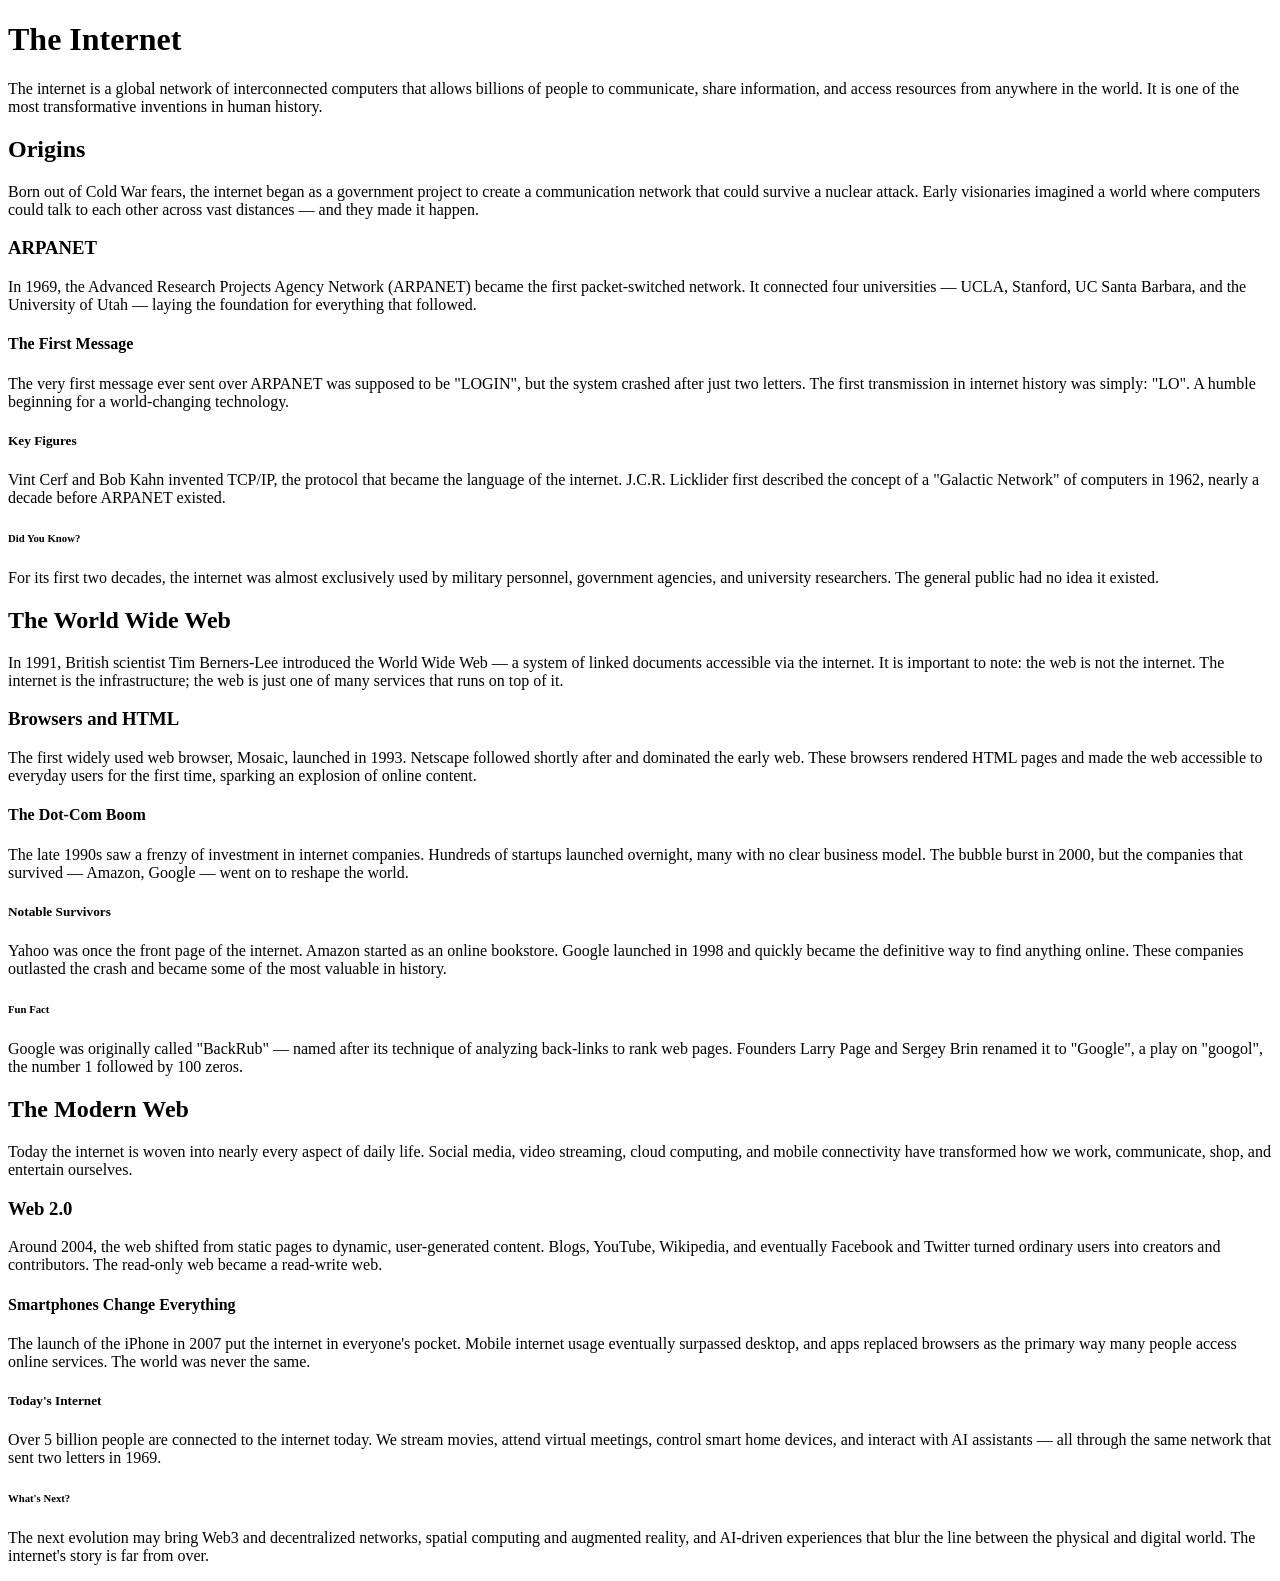
<file: html/index.html>
<!DOCTYPE html>
<html lang="en">
  <head>
    <meta charset="UTF-8" />
    <meta name="viewport" content="width=device-width, initial-scale=1.0" />
    <title>A Mini History of the Internet</title>
  </head>
  <body>
    <h1>The Internet</h1>
    <p>
      The internet is a global network of interconnected computers that allows
      billions of people to communicate, share information, and access resources
      from anywhere in the world. It is one of the most transformative
      inventions in human history.
    </p>

    <h2>Origins</h2>
    <p>
      Born out of Cold War fears, the internet began as a government project to
      create a communication network that could survive a nuclear attack. Early
      visionaries imagined a world where computers could talk to each other
      across vast distances — and they made it happen.
    </p>

    <h3>ARPANET</h3>
    <p>
      In 1969, the Advanced Research Projects Agency Network (ARPANET) became
      the first packet-switched network. It connected four universities —
      UCLA, Stanford, UC Santa Barbara, and the University of Utah — laying
      the foundation for everything that followed.
    </p>

    <h4>The First Message</h4>
    <p>
      The very first message ever sent over ARPANET was supposed to be "LOGIN",
      but the system crashed after just two letters. The first transmission in
      internet history was simply: "LO". A humble beginning for a world-changing
      technology.
    </p>

    <h5>Key Figures</h5>
    <p>
      Vint Cerf and Bob Kahn invented TCP/IP, the protocol that became the
      language of the internet. J.C.R. Licklider first described the concept of
      a "Galactic Network" of computers in 1962, nearly a decade before ARPANET
      existed.
    </p>

    <h6>Did You Know?</h6>
    <p>
      For its first two decades, the internet was almost exclusively used by
      military personnel, government agencies, and university researchers. The
      general public had no idea it existed.
    </p>

    <h2>The World Wide Web</h2>
    <p>
      In 1991, British scientist Tim Berners-Lee introduced the World Wide Web —
      a system of linked documents accessible via the internet. It is important
      to note: the web is not the internet. The internet is the infrastructure;
      the web is just one of many services that runs on top of it.
    </p>

    <h3>Browsers and HTML</h3>
    <p>
      The first widely used web browser, Mosaic, launched in 1993. Netscape
      followed shortly after and dominated the early web. These browsers
      rendered HTML pages and made the web accessible to everyday users for the
      first time, sparking an explosion of online content.
    </p>

    <h4>The Dot-Com Boom</h4>
    <p>
      The late 1990s saw a frenzy of investment in internet companies. Hundreds
      of startups launched overnight, many with no clear business model. The
      bubble burst in 2000, but the companies that survived — Amazon, Google —
      went on to reshape the world.
    </p>

    <h5>Notable Survivors</h5>
    <p>
      Yahoo was once the front page of the internet. Amazon started as an online
      bookstore. Google launched in 1998 and quickly became the definitive way
      to find anything online. These companies outlasted the crash and became
      some of the most valuable in history.
    </p>

    <h6>Fun Fact</h6>
    <p>
      Google was originally called "BackRub" — named after its technique of
      analyzing back-links to rank web pages. Founders Larry Page and Sergey
      Brin renamed it to "Google", a play on "googol", the number 1 followed by
      100 zeros.
    </p>

    <h2>The Modern Web</h2>
    <p>
      Today the internet is woven into nearly every aspect of daily life. Social
      media, video streaming, cloud computing, and mobile connectivity have
      transformed how we work, communicate, shop, and entertain ourselves.
    </p>

    <h3>Web 2.0</h3>
    <p>
      Around 2004, the web shifted from static pages to dynamic, user-generated
      content. Blogs, YouTube, Wikipedia, and eventually Facebook and Twitter
      turned ordinary users into creators and contributors. The read-only web
      became a read-write web.
    </p>

    <h4>Smartphones Change Everything</h4>
    <p>
      The launch of the iPhone in 2007 put the internet in everyone's pocket.
      Mobile internet usage eventually surpassed desktop, and apps replaced
      browsers as the primary way many people access online services. The world
      was never the same.
    </p>

    <h5>Today's Internet</h5>
    <p>
      Over 5 billion people are connected to the internet today. We stream
      movies, attend virtual meetings, control smart home devices, and interact
      with AI assistants — all through the same network that sent two letters in
      1969.
    </p>

    <h6>What's Next?</h6>
    <p>
      The next evolution may bring Web3 and decentralized networks, spatial
      computing and augmented reality, and AI-driven experiences that blur the
      line between the physical and digital world. The internet's story is far
      from over.
    </p>
  </body>
</html>
</file>
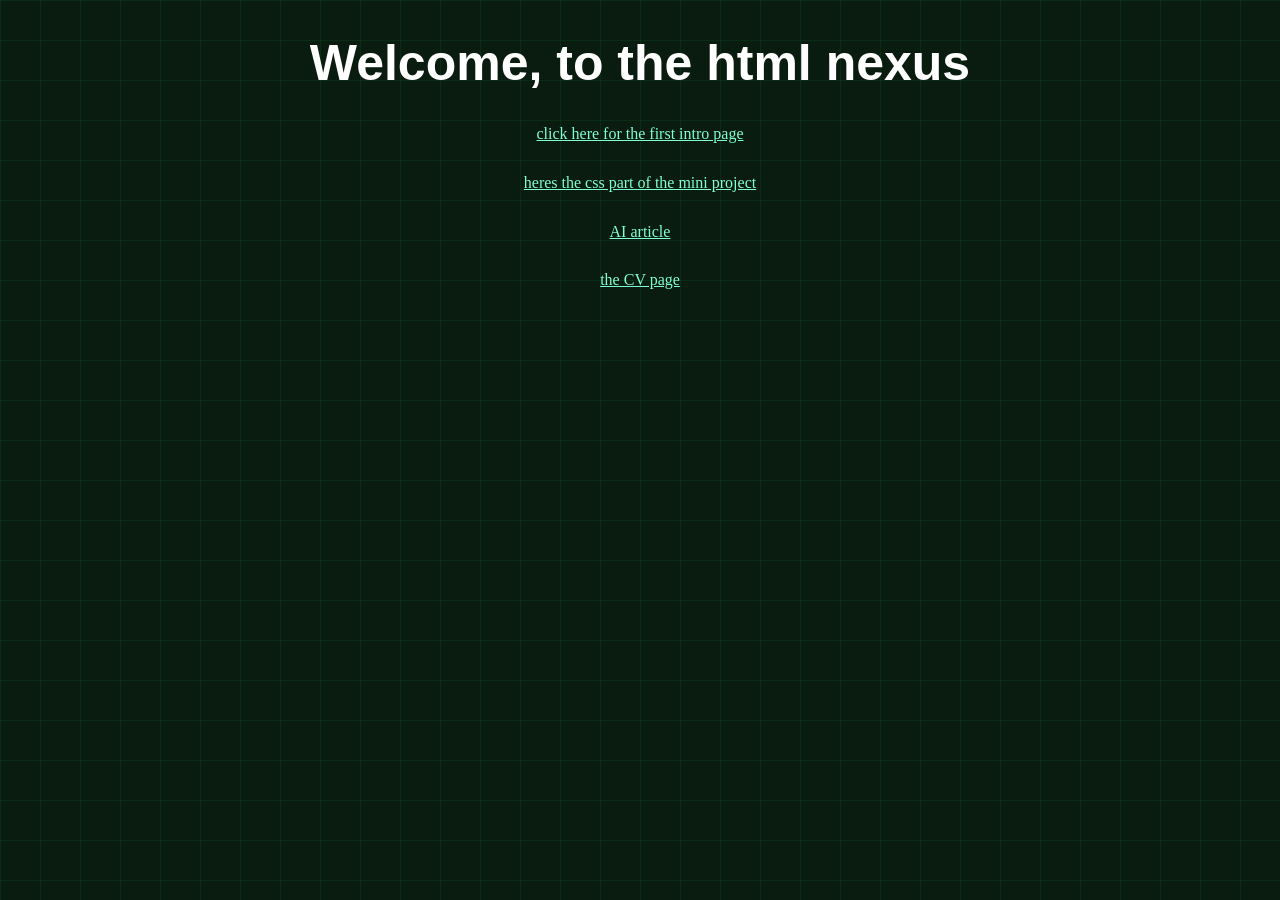
<file: main.html>
<!DOCTYPE html>
<html lang="en">
<head>
    <meta charset="UTF-8">
    <meta name="viewport" content="width=device-width, initial-scale=1.0">
    <link rel="stylesheet" href="main.css">
    <title>Document</title>
</head>
<body>
    
    <h1>Welcome, to the html nexus</h1>

    <div class="card-grid">
    <a href="html/introduction/intro.html" class="card--intro">click here for the first intro page</a>
    <br>
    <a href="css/introduction/cssTrial.html" class="card--css">heres the css part of the mini project</a>
    <br>
    <a href="article/ai/article.html" class="card--ai">AI article</a>
    <br>
    <a href="career/cv/page.html" class="card--cv">the CV page</a>
    </div>

</body>
</html>
</file>
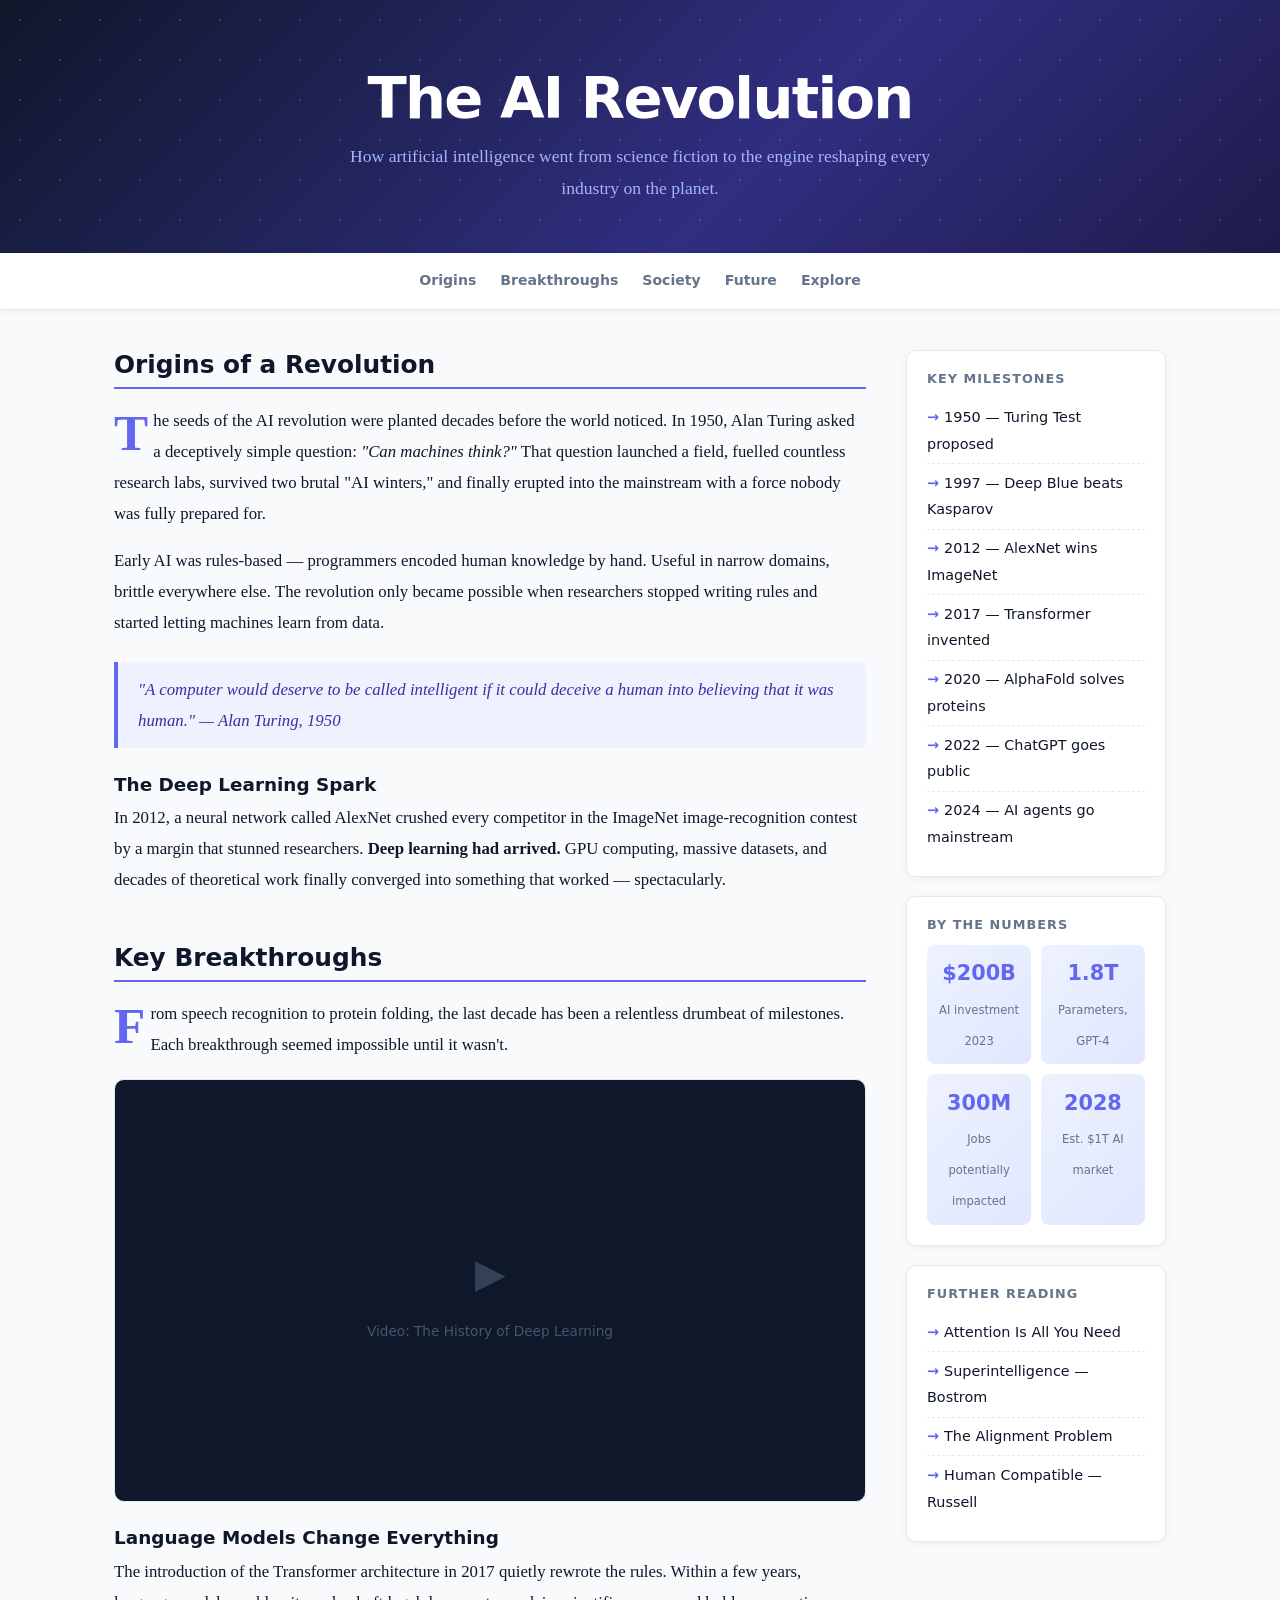
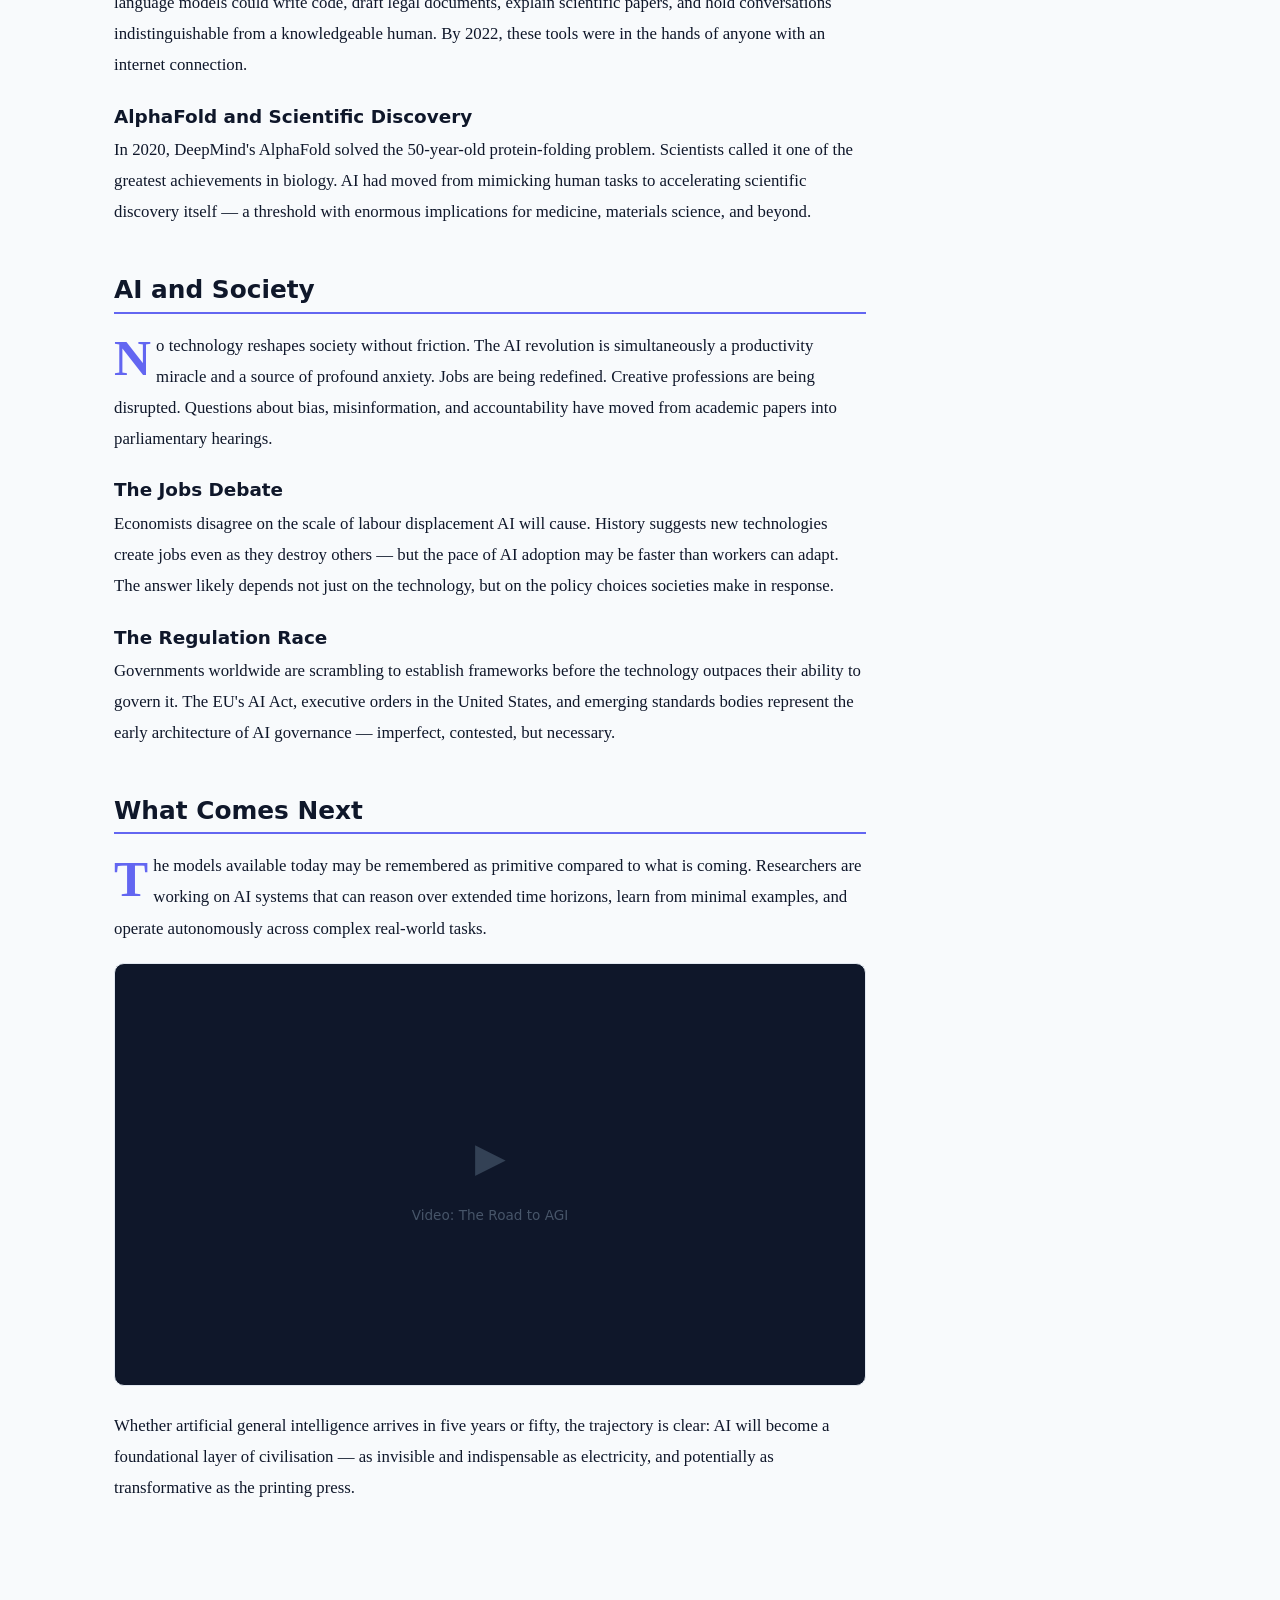
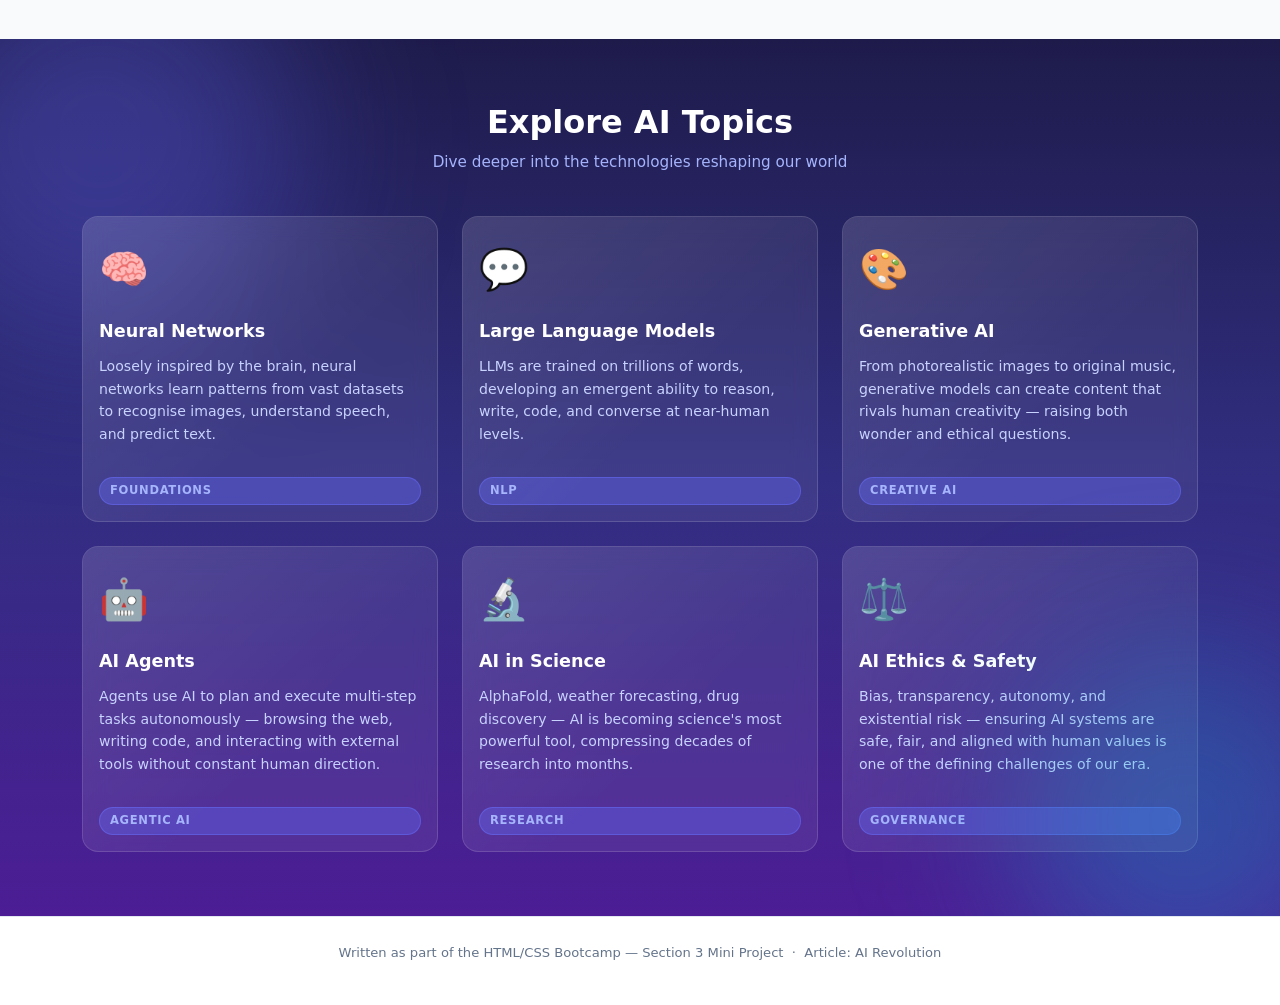
<file: article/ai/article.html>
<!DOCTYPE html>
<html lang="en">
  <head>
    <meta charset="UTF-8" />
    <meta name="viewport" content="width=device-width, initial-scale=1.0" />
    <title>The AI Revolution</title>

    <!-- Bootstrap 5 -->
    <link
      href="https://cdn.jsdelivr.net/npm/bootstrap@5.3.3/dist/css/bootstrap.min.css"
      rel="stylesheet"
    />

    <style>
      /* ── Custom Properties ─────────────────────────── */
      :root {
        --ink:     #0f172a;
        --muted:   #64748b;
        --accent:  #6366f1;
        --accent2: #06b6d4;
        --surface: #f8fafc;
        --border:  #e2e8f0;
      }

      /* ── Base ──────────────────────────────────────── */
      *, *::before, *::after { box-sizing: border-box; }

      body {
        font-family: Georgia, serif;
        font-size: 1.05rem;
        line-height: 1.85;
        color: var(--ink);
        background: var(--surface);
        margin: 0;
      }

      /* ── HEADER ────────────────────────────────────── */
      header {
        background: linear-gradient(135deg, #0f172a 0%, #312e81 60%, #1e1b4b 100%);
        color: #fff;
        padding: 4rem 1.5rem 3rem;
        text-align: center;
        position: relative;
        overflow: hidden;
      }

      /* animated starfield dots */
      header::before {
        content: '';
        position: absolute;
        inset: 0;
        background-image:
          radial-gradient(circle, rgba(255,255,255,0.15) 1px, transparent 1px);
        background-size: 40px 40px;
        animation: drift 18s linear infinite;
        pointer-events: none;
      }

      @keyframes drift {
        from { background-position: 0 0; }
        to   { background-position: 40px 40px; }
      }

      header h1 {
        font-family: 'Segoe UI', system-ui, sans-serif;
        font-size: clamp(2rem, 6vw, 3.6rem);
        font-weight: 800;
        letter-spacing: -0.03em;
        margin: 0 0 0.4rem;
        position: relative;
      }

      header p.lead {
        font-size: 1.1rem;
        color: #a5b4fc;
        max-width: 580px;
        margin: 0 auto;
        position: relative;
      }

      /* ── NAV ───────────────────────────────────────── */
      nav {
        background: #fff;
        border-bottom: 1px solid var(--border);
        padding: 0.6rem 1.5rem;
        display: flex;
        gap: 1.5rem;
        justify-content: center;
        flex-wrap: wrap;
        position: sticky;
        top: 0;
        z-index: 100;
        box-shadow: 0 1px 6px rgba(0,0,0,0.06);
      }

      nav a {
        font-family: 'Segoe UI', system-ui, sans-serif;
        font-size: 0.88rem;
        font-weight: 600;
        text-decoration: none;
        color: var(--muted);
        padding: 0.3rem 0;
        border-bottom: 2px solid transparent;
        transition: color 0.2s, border-color 0.2s;
      }

      nav a:hover {
        color: var(--accent);
        border-bottom-color: var(--accent);
      }

      /* ── LAYOUT ────────────────────────────────────── */
      .page-wrapper {
        max-width: 1100px;
        margin: 0 auto;
        padding: 2.5rem 1.5rem;
        display: flex;
        gap: 2.5rem;
        align-items: flex-start;
      }

      main {
        flex: 1 1 0;
        min-width: 0;
      }

      aside {
        width: 260px;
        flex-shrink: 0;
      }

      /* ── MAIN ARTICLE ──────────────────────────────── */
      article > section {
        margin-bottom: 3rem;
      }

      article h2 {
        font-family: 'Segoe UI', system-ui, sans-serif;
        font-size: 1.55rem;
        font-weight: 700;
        color: var(--ink);
        border-bottom: 2px solid var(--accent);
        padding-bottom: 0.4rem;
        margin-bottom: 1rem;
      }

      article h3 {
        font-family: 'Segoe UI', system-ui, sans-serif;
        font-size: 1.15rem;
        font-weight: 600;
        color: var(--ink);
        margin: 1.6rem 0 0.4rem;
      }

      article p { margin: 0 0 1rem; }

      article p:first-of-type::first-letter {
        font-size: 3.2rem;
        font-weight: 700;
        float: left;
        line-height: 1;
        margin: 0.05em 0.1em 0 0;
        color: var(--accent);
        font-family: Georgia, serif;
      }

      /* ── BLOCKQUOTE ────────────────────────────────── */
      blockquote {
        border-left: 4px solid var(--accent);
        margin: 1.5rem 0;
        padding: 0.75rem 1.25rem;
        background: #eef2ff;
        color: #3730a3;
        font-style: italic;
        border-radius: 0 6px 6px 0;
      }

      /* ── VIDEO EMBEDS ──────────────────────────────── */
      .video-wrapper {
        background: #0f172a;
        border: 1px solid var(--border);
        border-radius: 10px;
        aspect-ratio: 16 / 9;
        display: flex;
        flex-direction: column;
        align-items: center;
        justify-content: center;
        gap: 0.5rem;
        margin: 1.2rem 0 1.5rem;
        color: #475569;
      }

      .video-wrapper span {
        font-family: 'Segoe UI', system-ui, sans-serif;
        font-size: 0.85rem;
        color: #475569;
      }

      .video-wrapper::before {
        content: '▶';
        font-size: 2.5rem;
        color: #334155;
      }

      /* ── ASIDE ─────────────────────────────────────── */
      aside {
        position: sticky;
        top: 70px;
      }

      .aside-card {
        background: #fff;
        border: 1px solid var(--border);
        border-radius: 10px;
        padding: 1.25rem;
        margin-bottom: 1.2rem;
        box-shadow: 0 2px 8px rgba(0,0,0,0.05);
      }

      .aside-card h4 {
        font-family: 'Segoe UI', system-ui, sans-serif;
        font-size: 0.8rem;
        font-weight: 700;
        text-transform: uppercase;
        letter-spacing: 0.08em;
        color: var(--muted);
        margin: 0 0 0.75rem;
      }

      .aside-card ul {
        list-style: none;
        padding: 0;
        margin: 0;
      }

      .aside-card ul li {
        padding: 0.35rem 0;
        border-bottom: 1px dashed var(--border);
        font-size: 0.9rem;
        font-family: 'Segoe UI', system-ui, sans-serif;
        color: var(--ink);
      }

      .aside-card ul li:last-child { border-bottom: none; }

      .aside-card ul li::before {
        content: '→ ';
        color: var(--accent);
        font-weight: 700;
      }

      .stat-grid {
        display: grid;
        grid-template-columns: 1fr 1fr;
        gap: 0.6rem;
      }

      .stat-box {
        background: linear-gradient(135deg, #eef2ff, #e0e7ff);
        border-radius: 8px;
        padding: 0.6rem 0.5rem;
        text-align: center;
      }

      .stat-box strong {
        display: block;
        font-size: 1.3rem;
        font-weight: 800;
        color: var(--accent);
        font-family: 'Segoe UI', system-ui, sans-serif;
      }

      .stat-box span {
        font-size: 0.72rem;
        color: var(--muted);
        font-family: 'Segoe UI', system-ui, sans-serif;
      }

      /* ── CARNIVAL CARDS SECTION ────────────────────── */
      .carnival-section {
        background: linear-gradient(180deg, #1e1b4b 0%, #312e81 50%, #4c1d95 100%);
        padding: 4rem 1.5rem;
        margin-top: 3rem;
        position: relative;
        overflow: hidden;
      }

      /* floating light orbs */
      .carnival-section::before,
      .carnival-section::after {
        content: '';
        position: absolute;
        border-radius: 50%;
        filter: blur(80px);
        pointer-events: none;
        animation: float 6s ease-in-out infinite alternate;
      }

      .carnival-section::before {
        width: 400px; height: 400px;
        background: rgba(99, 102, 241, 0.35);
        top: -100px; left: -100px;
      }

      .carnival-section::after {
        width: 350px; height: 350px;
        background: rgba(6, 182, 212, 0.3);
        bottom: -80px; right: -80px;
        animation-delay: -3s;
      }

      @keyframes float {
        from { transform: translateY(0) scale(1); }
        to   { transform: translateY(30px) scale(1.08); }
      }

      .carnival-section .section-title {
        font-family: 'Segoe UI', system-ui, sans-serif;
        font-size: clamp(1.4rem, 4vw, 2rem);
        font-weight: 800;
        color: #fff;
        text-align: center;
        margin-bottom: 0.4rem;
        position: relative;
      }

      .carnival-section .section-sub {
        text-align: center;
        color: #a5b4fc;
        font-family: 'Segoe UI', system-ui, sans-serif;
        font-size: 0.95rem;
        margin-bottom: 2.5rem;
        position: relative;
      }

      /* Bootstrap card overrides for carnival feel */
      .carnival-card {
        background: rgba(255,255,255,0.07);
        backdrop-filter: blur(12px);
        border: 1px solid rgba(255,255,255,0.15) !important;
        border-radius: 16px !important;
        color: #fff;
        transition: transform 0.3s ease, box-shadow 0.3s ease, background 0.3s ease;
        position: relative;
        overflow: hidden;
      }

      .carnival-card::before {
        content: '';
        position: absolute;
        inset: 0;
        background: linear-gradient(135deg, rgba(255,255,255,0.08) 0%, transparent 60%);
        pointer-events: none;
      }

      .carnival-card:hover {
        transform: translateY(-8px) scale(1.02);
        background: rgba(255,255,255,0.13) !important;
        box-shadow: 0 20px 50px rgba(0,0,0,0.4), 0 0 30px rgba(99,102,241,0.3);
      }

      .carnival-card .card-icon {
        font-size: 2.5rem;
        margin-bottom: 0.5rem;
        display: block;
      }

      .carnival-card .card-title {
        font-family: 'Segoe UI', system-ui, sans-serif;
        font-size: 1.1rem;
        font-weight: 700;
        color: #fff;
        margin-bottom: 0.5rem;
      }

      .carnival-card .card-text {
        font-size: 0.88rem;
        color: #c7d2fe;
        font-family: 'Segoe UI', system-ui, sans-serif;
        line-height: 1.6;
      }

      .carnival-card .card-tag {
        display: inline-block;
        background: rgba(99,102,241,0.4);
        border: 1px solid rgba(99,102,241,0.6);
        color: #a5b4fc;
        font-family: 'Segoe UI', system-ui, sans-serif;
        font-size: 0.72rem;
        font-weight: 600;
        letter-spacing: 0.06em;
        text-transform: uppercase;
        padding: 2px 10px;
        border-radius: 99px;
        margin-top: 1rem;
      }

      /* ── FOOTER ────────────────────────────────────── */
      footer {
        text-align: center;
        padding: 1.5rem;
        font-family: 'Segoe UI', system-ui, sans-serif;
        font-size: 0.82rem;
        color: var(--muted);
        border-top: 1px solid var(--border);
        background: #fff;
      }

      /* ── RESPONSIVE ────────────────────────────────── */
      @media (max-width: 768px) {
        .page-wrapper {
          flex-direction: column;
        }

        aside {
          width: 100%;
          position: static;
        }

        .stat-grid {
          grid-template-columns: repeat(4, 1fr);
        }
      }

      @media (max-width: 480px) {
        header { padding: 2.5rem 1rem 2rem; }

        .stat-grid {
          grid-template-columns: 1fr 1fr;
        }
      }
    </style>
  </head>

  <body>

    <!-- ── HEADER ─────────────────────────────────── -->
    <header>
      <h1>The AI Revolution</h1>
      <p class="lead">
        How artificial intelligence went from science fiction to the engine
        reshaping every industry on the planet.
      </p>
    </header>

    <!-- ── NAV ───────────────────────────────────── -->
    <nav>
      <a href="#origins">Origins</a>
      <a href="#breakthroughs">Breakthroughs</a>
      <a href="#society">Society</a>
      <a href="#future">Future</a>
      <a href="#explore">Explore</a>
    </nav>

    <!-- ── PAGE BODY ──────────────────────────────── -->
    <div class="page-wrapper">

      <!-- ── MAIN ARTICLE ───────────────────────── -->
      <main>
        <article>

          <!-- SECTION 1 -->
          <section id="origins">
            <h2>Origins of a Revolution</h2>
            <p>
              The seeds of the AI revolution were planted decades before the world
              noticed. In 1950, Alan Turing asked a deceptively simple question:
              <em>"Can machines think?"</em> That question launched a field, fuelled
              countless research labs, survived two brutal "AI winters," and finally
              erupted into the mainstream with a force nobody was fully prepared for.
            </p>
            <p>
              Early AI was rules-based — programmers encoded human knowledge by hand.
              Useful in narrow domains, brittle everywhere else. The revolution only
              became possible when researchers stopped writing rules and started
              letting machines learn from data.
            </p>

            <blockquote>
              "A computer would deserve to be called intelligent if it could deceive a
              human into believing that it was human." — Alan Turing, 1950
            </blockquote>

            <h3>The Deep Learning Spark</h3>
            <p>
              In 2012, a neural network called AlexNet crushed every competitor in the
              ImageNet image-recognition contest by a margin that stunned researchers.
              <strong>Deep learning had arrived.</strong> GPU computing, massive datasets,
              and decades of theoretical work finally converged into something that worked
              — spectacularly.
            </p>
          </section>

          <!-- VIDEO 1 -->
          <section id="breakthroughs">
            <h2>Key Breakthroughs</h2>
            <p>
              From speech recognition to protein folding, the last decade has been a
              relentless drumbeat of milestones. Each breakthrough seemed impossible
              until it wasn't.
            </p>

            <div class="video-wrapper">
              <span>Video: The History of Deep Learning</span>
            </div>

            <h3>Language Models Change Everything</h3>
            <p>
              The introduction of the Transformer architecture in 2017 quietly
              rewrote the rules. Within a few years, language models could write code,
              draft legal documents, explain scientific papers, and hold conversations
              indistinguishable from a knowledgeable human. By 2022, these tools were
              in the hands of anyone with an internet connection.
            </p>

            <h3>AlphaFold and Scientific Discovery</h3>
            <p>
              In 2020, DeepMind's AlphaFold solved the 50-year-old protein-folding
              problem. Scientists called it one of the greatest achievements in biology.
              AI had moved from mimicking human tasks to accelerating scientific
              discovery itself — a threshold with enormous implications for medicine,
              materials science, and beyond.
            </p>
          </section>

          <!-- SECTION 3 -->
          <section id="society">
            <h2>AI and Society</h2>
            <p>
              No technology reshapes society without friction. The AI revolution is
              simultaneously a productivity miracle and a source of profound anxiety.
              Jobs are being redefined. Creative professions are being disrupted.
              Questions about bias, misinformation, and accountability have moved from
              academic papers into parliamentary hearings.
            </p>

            <h3>The Jobs Debate</h3>
            <p>
              Economists disagree on the scale of labour displacement AI will cause.
              History suggests new technologies create jobs even as they destroy others —
              but the pace of AI adoption may be faster than workers can adapt. The
              answer likely depends not just on the technology, but on the policy
              choices societies make in response.
            </p>

            <h3>The Regulation Race</h3>
            <p>
              Governments worldwide are scrambling to establish frameworks before the
              technology outpaces their ability to govern it. The EU's AI Act, executive
              orders in the United States, and emerging standards bodies represent the
              early architecture of AI governance — imperfect, contested, but necessary.
            </p>
          </section>

          <!-- VIDEO 2 -->
          <section id="future">
            <h2>What Comes Next</h2>
            <p>
              The models available today may be remembered as primitive compared to what
              is coming. Researchers are working on AI systems that can reason over
              extended time horizons, learn from minimal examples, and operate
              autonomously across complex real-world tasks.
            </p>

            <div class="video-wrapper">
              <span>Video: The Road to AGI</span>
            </div>

            <p>
              Whether artificial general intelligence arrives in five years or fifty,
              the trajectory is clear: AI will become a foundational layer of
              civilisation — as invisible and indispensable as electricity, and
              potentially as transformative as the printing press.
            </p>
          </section>

        </article>
      </main>

      <!-- ── SIDEBAR ─────────────────────────────── -->
      <aside id="explore">

        <div class="aside-card">
          <h4>Key Milestones</h4>
          <ul>
            <li>1950 — Turing Test proposed</li>
            <li>1997 — Deep Blue beats Kasparov</li>
            <li>2012 — AlexNet wins ImageNet</li>
            <li>2017 — Transformer invented</li>
            <li>2020 — AlphaFold solves proteins</li>
            <li>2022 — ChatGPT goes public</li>
            <li>2024 — AI agents go mainstream</li>
          </ul>
        </div>

        <div class="aside-card">
          <h4>By the Numbers</h4>
          <div class="stat-grid">
            <div class="stat-box">
              <strong>$200B</strong>
              <span>AI investment 2023</span>
            </div>
            <div class="stat-box">
              <strong>1.8T</strong>
              <span>Parameters, GPT-4</span>
            </div>
            <div class="stat-box">
              <strong>300M</strong>
              <span>Jobs potentially impacted</span>
            </div>
            <div class="stat-box">
              <strong>2028</strong>
              <span>Est. $1T AI market</span>
            </div>
          </div>
        </div>

        <div class="aside-card">
          <h4>Further Reading</h4>
          <ul>
            <li>Attention Is All You Need</li>
            <li>Superintelligence — Bostrom</li>
            <li>The Alignment Problem</li>
            <li>Human Compatible — Russell</li>
          </ul>
        </div>

      </aside>
    </div>

    <!-- ── CARNIVAL CARDS ─────────────────────────── -->
    <section class="carnival-section">
      <div class="container" style="position:relative;">
        <h2 class="section-title">Explore AI Topics</h2>
        <p class="section-sub">Dive deeper into the technologies reshaping our world</p>

        <div class="row g-4">

          <div class="col-12 col-sm-6 col-lg-4">
            <div class="card h-100 carnival-card p-3">
              <span class="card-icon">🧠</span>
              <div class="card-title">Neural Networks</div>
              <p class="card-text">
                Loosely inspired by the brain, neural networks learn patterns from
                vast datasets to recognise images, understand speech, and predict text.
              </p>
              <span class="card-tag">Foundations</span>
            </div>
          </div>

          <div class="col-12 col-sm-6 col-lg-4">
            <div class="card h-100 carnival-card p-3">
              <span class="card-icon">💬</span>
              <div class="card-title">Large Language Models</div>
              <p class="card-text">
                LLMs are trained on trillions of words, developing an emergent ability
                to reason, write, code, and converse at near-human levels.
              </p>
              <span class="card-tag">NLP</span>
            </div>
          </div>

          <div class="col-12 col-sm-6 col-lg-4">
            <div class="card h-100 carnival-card p-3">
              <span class="card-icon">🎨</span>
              <div class="card-title">Generative AI</div>
              <p class="card-text">
                From photorealistic images to original music, generative models can
                create content that rivals human creativity — raising both wonder and
                ethical questions.
              </p>
              <span class="card-tag">Creative AI</span>
            </div>
          </div>

          <div class="col-12 col-sm-6 col-lg-4">
            <div class="card h-100 carnival-card p-3">
              <span class="card-icon">🤖</span>
              <div class="card-title">AI Agents</div>
              <p class="card-text">
                Agents use AI to plan and execute multi-step tasks autonomously —
                browsing the web, writing code, and interacting with external tools
                without constant human direction.
              </p>
              <span class="card-tag">Agentic AI</span>
            </div>
          </div>

          <div class="col-12 col-sm-6 col-lg-4">
            <div class="card h-100 carnival-card p-3">
              <span class="card-icon">🔬</span>
              <div class="card-title">AI in Science</div>
              <p class="card-text">
                AlphaFold, weather forecasting, drug discovery — AI is becoming
                science's most powerful tool, compressing decades of research into
                months.
              </p>
              <span class="card-tag">Research</span>
            </div>
          </div>

          <div class="col-12 col-sm-6 col-lg-4">
            <div class="card h-100 carnival-card p-3">
              <span class="card-icon">⚖️</span>
              <div class="card-title">AI Ethics & Safety</div>
              <p class="card-text">
                Bias, transparency, autonomy, and existential risk — ensuring AI
                systems are safe, fair, and aligned with human values is one of the
                defining challenges of our era.
              </p>
              <span class="card-tag">Governance</span>
            </div>
          </div>

        </div>
      </div>
    </section>

    <!-- ── FOOTER ─────────────────────────────────── -->
    <footer>
      <p>Written as part of the HTML/CSS Bootcamp — Section 3 Mini Project &nbsp;·&nbsp; Article: AI Revolution</p>
    </footer>

    <!-- Bootstrap 5 JS -->
    <script src="https://cdn.jsdelivr.net/npm/bootstrap@5.3.3/dist/js/bootstrap.bundle.min.js"></script>
  </body>
</html>
</file>
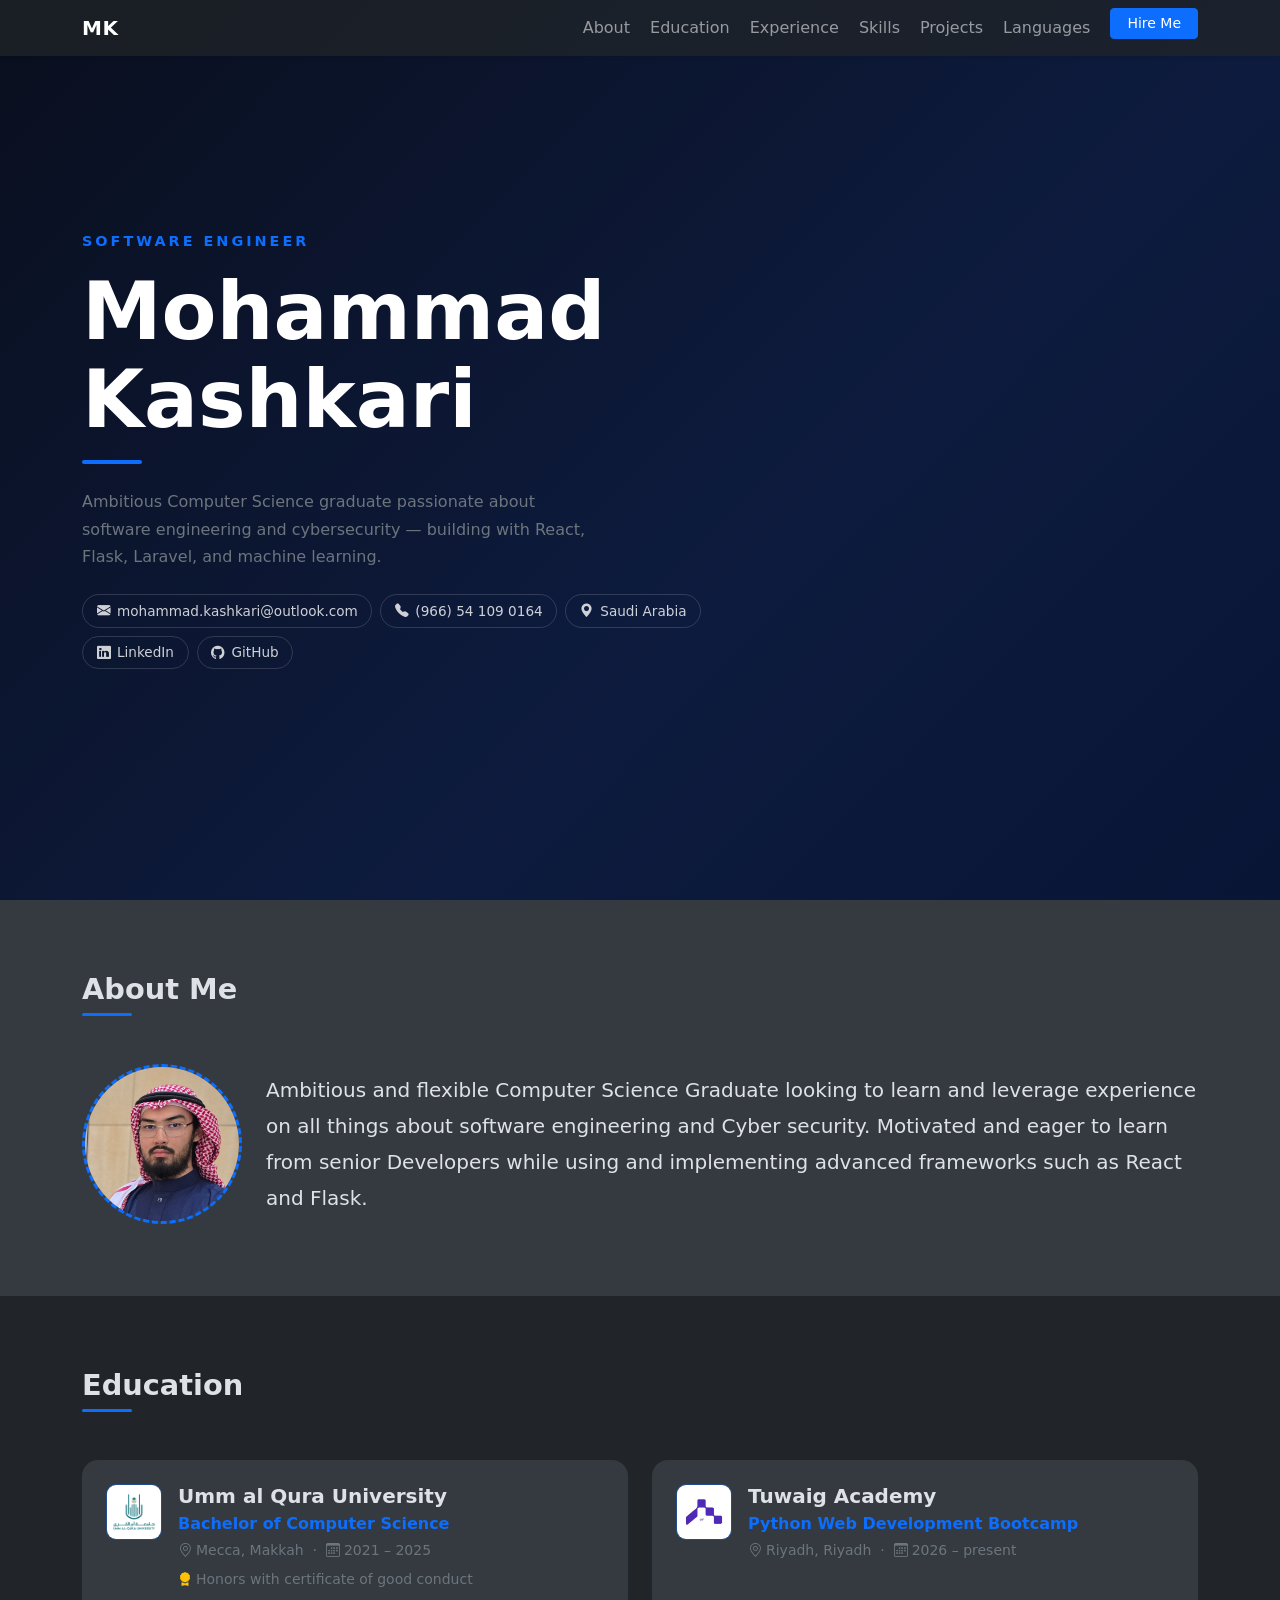
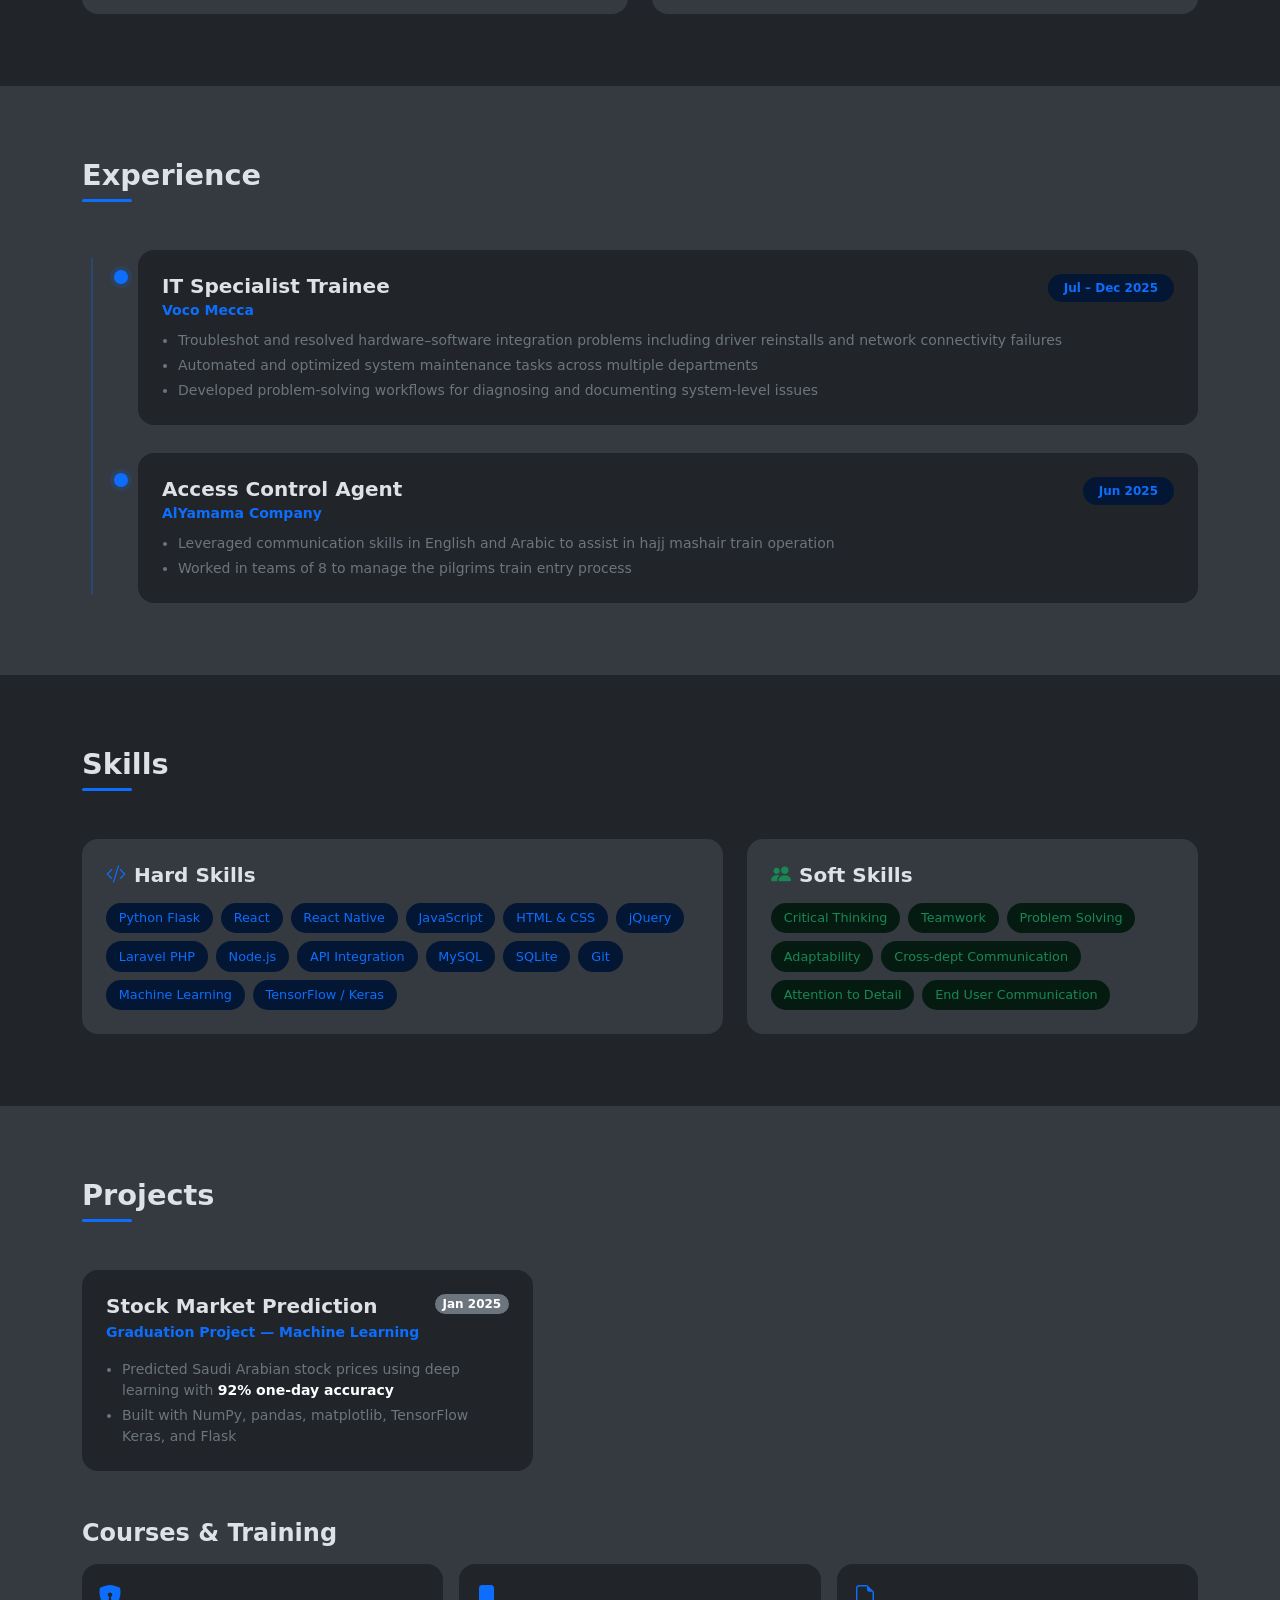
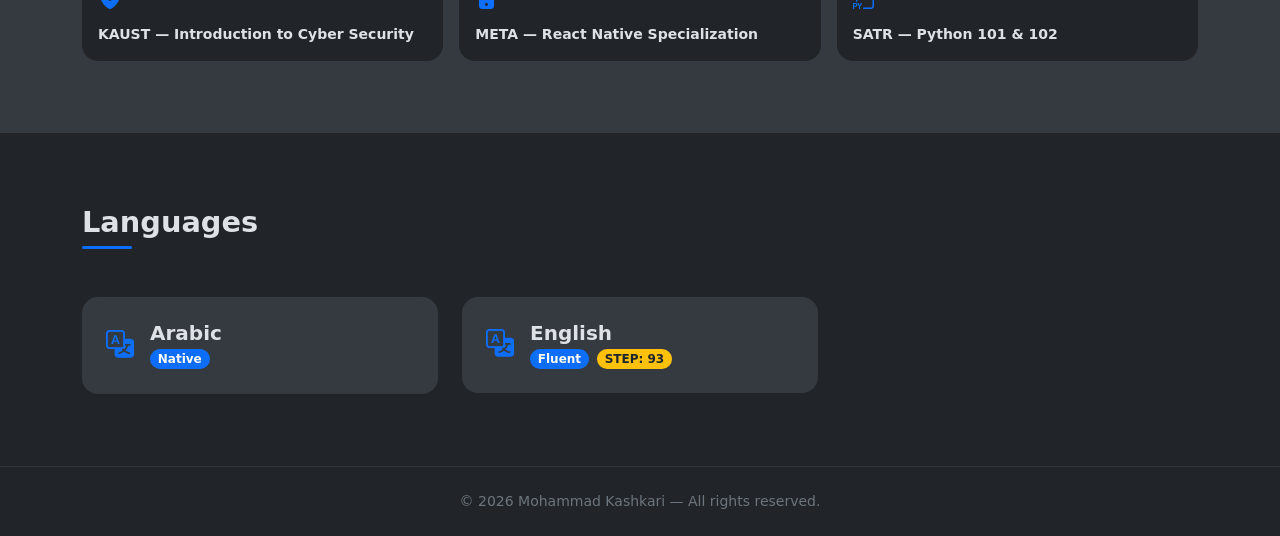
<file: career/cv/page.html>
<!DOCTYPE html>
<html lang="en" data-bs-theme="dark">
<head>
    <meta charset="UTF-8">
    <meta name="viewport" content="width=device-width, initial-scale=1.0">
    <title>Mohammad Kashkari — Portfolio</title>
    <!-- Bootstrap 5 -->
    <link rel="stylesheet" href="https://cdn.jsdelivr.net/npm/bootstrap@5.3.3/dist/css/bootstrap.min.css">
    <!-- Bootstrap Icons -->
    <link rel="stylesheet" href="https://cdn.jsdelivr.net/npm/bootstrap-icons@1.11.3/font/bootstrap-icons.min.css">
    <style>
        :root {
            --accent: #0d6efd;
            --accent-light: rgba(13, 110, 253, 0.15);
        }

        html { scroll-behavior: smooth; }

        /* ── Navbar ── */
        .navbar-brand { font-weight: 700; letter-spacing: .5px; }

        /* ── Hero ── */
        #hero {
            min-height: 100vh;
            background: linear-gradient(135deg, #0a0f1e 0%, #0d1b3e 60%, #091535 100%);
            display: flex;
            align-items: center;
        }
        #hero .hero-label {
            color: var(--accent);
            font-size: .9rem;
            font-weight: 600;
            letter-spacing: 3px;
            text-transform: uppercase;
        }
        #hero h1 {
            font-size: clamp(2.8rem, 7vw, 5rem);
            font-weight: 800;
            line-height: 1.1;
        }
        .hero-divider {
            width: 60px;
            height: 4px;
            background: var(--accent);
            border-radius: 2px;
        }
        .contact-chip {
            display: inline-flex;
            align-items: center;
            gap: .4rem;
            padding: .35rem .85rem;
            border: 1px solid rgba(255,255,255,.15);
            border-radius: 50px;
            font-size: .85rem;
            color: rgba(255,255,255,.8);
            text-decoration: none;
            transition: border-color .2s, color .2s;
        }
        .contact-chip:hover { border-color: var(--accent); color: #fff; }

        /* ── Section titles ── */
        .section-heading {
            font-size: 1.8rem;
            font-weight: 700;
        }
        .section-heading::after {
            content: "";
            display: block;
            width: 50px;
            height: 3px;
            background: var(--accent);
            border-radius: 2px;
            margin-top: .4rem;
        }

        /* ── Photo placeholder ── */
        .photo-placeholder {
            width: 160px;
            height: 160px;
            border-radius: 50%;
            background: var(--accent-light);
            border: 3px dashed var(--accent);
            display: flex;
            align-items: center;
            justify-content: center;
            font-size: .8rem;
            color: var(--accent);
            flex-shrink: 0;
        }

        /* ── Education cards ── */
        .edu-logo-box {
            width: 56px;
            height: 56px;
            border-radius: 10px;
            background: var(--accent-light);
            border: 1px solid rgba(13,110,253,.3);
            display: flex;
            align-items: center;
            justify-content: center;
            font-size: .7rem;
            font-weight: 700;
            color: var(--accent);
            flex-shrink: 0;
        }

        /* ── Timeline ── */
        .timeline { position: relative; padding-left: 2rem; }
        .timeline::before {
            content: "";
            position: absolute;
            left: .55rem;
            top: .5rem;
            bottom: .5rem;
            width: 2px;
            background: rgba(13,110,253,.25);
        }
        .timeline-dot {
            position: absolute;
            left: 0;
            top: 1.25rem;
            width: 14px;
            height: 14px;
            border-radius: 50%;
            background: var(--accent);
            box-shadow: 0 0 0 4px var(--accent-light);
        }
        .timeline-item { position: relative; padding-left: 1.5rem; margin-bottom: 1.75rem; }
        .timeline-item:last-child { margin-bottom: 0; }

        /* ── Skill badges ── */
        .skill-badge {
            display: inline-block;
            padding: .35rem .8rem;
            border-radius: 50px;
            font-size: .8rem;
            font-weight: 500;
        }

        /* ── Language cards ── */
        .lang-card { border-left: 3px solid var(--accent); }

        /* ── General card hover ── */
        .card { transition: transform .2s, box-shadow .2s; }
        .card:hover { transform: translateY(-3px); box-shadow: 0 8px 24px rgba(0,0,0,.4) !important; }

        /* ── Footer ── */
        footer { border-top: 1px solid rgba(255,255,255,.08); }
    </style>
</head>
<body>

    <!--  NAVBAR  -->
    <nav class="navbar navbar-expand-lg navbar-dark bg-dark bg-opacity-75 fixed-top backdrop-blur shadow-sm">
        <div class="container">
            <a class="navbar-brand" href="#hero">MK</a>
            <button class="navbar-toggler border-0" type="button" data-bs-toggle="collapse" data-bs-target="#navMenu">
                <span class="navbar-toggler-icon"></span>
            </button>
            <div class="collapse navbar-collapse" id="navMenu">
                <ul class="navbar-nav ms-auto gap-1">
                    <li class="nav-item"><a class="nav-link" href="#about">About</a></li>
                    <li class="nav-item"><a class="nav-link" href="#education">Education</a></li>
                    <li class="nav-item"><a class="nav-link" href="#experience">Experience</a></li>
                    <li class="nav-item"><a class="nav-link" href="#skills">Skills</a></li>
                    <li class="nav-item"><a class="nav-link" href="#projects">Projects</a></li>
                    <li class="nav-item"><a class="nav-link" href="#languages">Languages</a></li>
                    <li class="nav-item ms-2">
                        <a class="btn btn-primary btn-sm px-3" href="mailto:mohammad.kashkari@outlook.com">Hire Me</a>
                    </li>
                </ul>
            </div>
        </div>
    </nav>


    <!--  HERO  -->
    <section id="hero">
        <div class="container py-5">
            <div class="row align-items-center g-5">
                <div class="col-lg-8">
                    <p class="hero-label mb-3">Software Engineer</p>
                    <h1 class="text-white mb-3">Mohammad<br>Kashkari</h1>
                    <div class="hero-divider mb-4"></div>
                    <p class="text-secondary mb-4" style="max-width:520px;line-height:1.7;">
                        Ambitious Computer Science graduate passionate about software engineering
                        and cybersecurity — building with React, Flask, Laravel, and machine learning.
                    </p>
                    <div class="d-flex flex-wrap gap-2">
                        <a class="contact-chip" href="mailto:mohammad.kashkari@outlook.com">
                            <i class="bi bi-envelope-fill"></i> mohammad.kashkari@outlook.com
                        </a>
                        <span class="contact-chip">
                            <i class="bi bi-telephone-fill"></i> (966) 54 109 0164
                        </span>
                        <span class="contact-chip">
                            <i class="bi bi-geo-alt-fill"></i> Saudi Arabia
                        </span>
                        <a class="contact-chip" href="#">
                            <i class="bi bi-linkedin"></i> LinkedIn
                        </a>
                        <a class="contact-chip" href="#">
                            <i class="bi bi-github"></i> GitHub
                        </a>
                    </div>
                </div>
            </div>
        </div>
    </section>


    <!--  ABOUT  -->
    <section id="about" class="py-5 bg-body-secondary">
        <div class="container py-4">
            <h2 class="section-heading mb-5">About Me</h2>
            <div class="d-flex flex-column flex-md-row align-items-center gap-4">
                <img src="img/PersonalPhoto.png.jpg" alt="not loaded" class="photo-placeholder" />
                <p class="lead mb-0" style="line-height:1.8;">
                    Ambitious and flexible Computer Science Graduate looking to learn and leverage experience
                    on all things about software engineering and Cyber security. Motivated and eager to learn
                    from senior Developers while using and implementing advanced frameworks such as React and Flask.
                </p>
            </div>
        </div>
    </section>


    <!--  EDUCATION  -->
    <section id="education" class="py-5">
        <div class="container py-4">
            <h2 class="section-heading mb-5">Education</h2>
            <div class="row g-4">

                <div class="col-md-6">
                    <div class="card h-100 bg-body-secondary border-0 rounded-4 p-4">
                        <div class="d-flex gap-3 align-items-start">
                            
                            <img src="img/uqu-logo.png" alt="Umm al Qura University logo not loaded yet" class="edu-logo-box" /> 
                            <div>
                                <h5 class="fw-bold mb-1">Umm al Qura University</h5>
                                <p class="text-primary mb-1 fw-semibold">Bachelor of Computer Science</p>
                                <p class="text-secondary small mb-2">
                                    <i class="bi bi-geo-alt me-1"></i>Mecca, Makkah &nbsp;·&nbsp;
                                    <i class="bi bi-calendar3 me-1"></i>2021 – 2025
                                </p>
                                <ul class="list-unstyled mb-0 small text-secondary">
                                    <li><i class="bi bi-award-fill text-warning me-1"></i>Honors with certificate of good conduct</li>
                                </ul>
                            </div>
                        </div>
                    </div>
                </div>

                <div class="col-md-6">
                    <div class="card h-100 bg-body-secondary border-0 rounded-4 p-4">
                        <div class="d-flex gap-3 align-items-start">
                            
                            <img src="img/tuwaiqacademy_logo-3666073931.jpg" alt="Tuwaig Academy logo not loaded yet" class="edu-logo-box" />
                            <div>
                                <h5 class="fw-bold mb-1">Tuwaig Academy</h5>
                                <p class="text-primary mb-1 fw-semibold">Python Web Development Bootcamp</p>
                                <p class="text-secondary small mb-0">
                                    <i class="bi bi-geo-alt me-1"></i>Riyadh, Riyadh &nbsp;·&nbsp;
                                    <i class="bi bi-calendar3 me-1"></i>2026 – present
                                </p>
                            </div>
                        </div>
                    </div>
                </div>

            </div>
        </div>
    </section>


    <!--  EXPERIENCE  -->
    <section id="experience" class="py-5 bg-body-secondary">
        <div class="container py-4">
            <h2 class="section-heading mb-5">Experience</h2>
            <div class="timeline">


                <div class="timeline-item">
                    <div class="timeline-dot"></div>
                    <div class="card bg-dark border-0 rounded-4 p-4">
                        <div class="d-flex flex-wrap justify-content-between align-items-start gap-2 mb-2">
                            <div>
                                <h5 class="fw-bold mb-0">IT Specialist Trainee</h5>
                                <span class="text-primary fw-semibold small">Voco Mecca</span>
                            </div>
                            <span class="badge bg-primary-subtle text-primary rounded-pill px-3 py-2">Jul – Dec 2025</span>
                        </div>
                        <ul class="text-secondary small mb-0 ps-3">
                            <li class="mb-1">Troubleshot and resolved hardware–software integration problems including driver reinstalls and network connectivity failures</li>
                            <li class="mb-1">Automated and optimized system maintenance tasks across multiple departments</li>
                            <li>Developed problem-solving workflows for diagnosing and documenting system-level issues</li>
                        </ul>
                    </div>
                </div>

                <div class="timeline-item">
                    <div class="timeline-dot"></div>
                    <div class="card bg-dark border-0 rounded-4 p-4">
                        <div class="d-flex flex-wrap justify-content-between align-items-start gap-2 mb-2">
                            <div>
                                <h5 class="fw-bold mb-0">Access Control Agent</h5>
                                <span class="text-primary fw-semibold small">AlYamama Company</span>
                            </div>
                            <span class="badge bg-primary-subtle text-primary rounded-pill px-3 py-2">Jun 2025</span>
                        </div>
                        <ul class="text-secondary small mb-0 ps-3">
                            <li class="mb-1">Leveraged communication skills in English and Arabic to assist in hajj mashair train operation</li>
                            <li>Worked in teams of 8 to manage the pilgrims train entry process</li>
                        </ul>
                    </div>
                </div>

            </div>
        </div>
    </section>


    <!--  SKILLS  -->
    <section id="skills" class="py-5">
        <div class="container py-4">
            <h2 class="section-heading mb-5">Skills</h2>
            <div class="row g-4">

                <div class="col-md-7">
                    <div class="card bg-body-secondary border-0 rounded-4 p-4 h-100">
                        <h5 class="fw-bold mb-3"><i class="bi bi-code-slash text-primary me-2"></i>Hard Skills</h5>
                        <div class="d-flex flex-wrap gap-2">
                            <span class="skill-badge bg-primary-subtle text-primary">Python Flask</span>
                            <span class="skill-badge bg-primary-subtle text-primary">React</span>
                            <span class="skill-badge bg-primary-subtle text-primary">React Native</span>
                            <span class="skill-badge bg-primary-subtle text-primary">JavaScript</span>
                            <span class="skill-badge bg-primary-subtle text-primary">HTML &amp; CSS</span>
                            <span class="skill-badge bg-primary-subtle text-primary">jQuery</span>
                            <span class="skill-badge bg-primary-subtle text-primary">Laravel PHP</span>
                            <span class="skill-badge bg-primary-subtle text-primary">Node.js</span>
                            <span class="skill-badge bg-primary-subtle text-primary">API Integration</span>
                            <span class="skill-badge bg-primary-subtle text-primary">MySQL</span>
                            <span class="skill-badge bg-primary-subtle text-primary">SQLite</span>
                            <span class="skill-badge bg-primary-subtle text-primary">Git</span>
                            <span class="skill-badge bg-primary-subtle text-primary">Machine Learning</span>
                            <span class="skill-badge bg-primary-subtle text-primary">TensorFlow / Keras</span>
                        </div>
                    </div>
                </div>

                <div class="col-md-5">
                    <div class="card bg-body-secondary border-0 rounded-4 p-4 h-100">
                        <h5 class="fw-bold mb-3"><i class="bi bi-people-fill text-success me-2"></i>Soft Skills</h5>
                        <div class="d-flex flex-wrap gap-2">
                            <span class="skill-badge bg-success-subtle text-success">Critical Thinking</span>
                            <span class="skill-badge bg-success-subtle text-success">Teamwork</span>
                            <span class="skill-badge bg-success-subtle text-success">Problem Solving</span>
                            <span class="skill-badge bg-success-subtle text-success">Adaptability</span>
                            <span class="skill-badge bg-success-subtle text-success">Cross-dept Communication</span>
                            <span class="skill-badge bg-success-subtle text-success">Attention to Detail</span>
                            <span class="skill-badge bg-success-subtle text-success">End User Communication</span>
                        </div>
                    </div>
                </div>

            </div>
        </div>
    </section>


    <!--  PROJECTS  -->
    <section id="projects" class="py-5 bg-body-secondary">
        <div class="container py-4">
            <h2 class="section-heading mb-5">Projects</h2>
            <div class="row g-4 mb-5">

                <div class="col-md-6 col-lg-5">
                    <div class="card bg-dark border-0 rounded-4 p-4 h-100">
                        <div class="d-flex justify-content-between align-items-start mb-1">
                            <h5 class="fw-bold mb-0">Stock Market Prediction</h5>
                            <span class="badge bg-secondary rounded-pill">Jan 2025</span>
                        </div>
                        <p class="text-primary small fw-semibold mb-3">Graduation Project — Machine Learning</p>
                        <ul class="text-secondary small mb-0 ps-3">
                            <li class="mb-1">Predicted Saudi Arabian stock prices using deep learning with <strong class="text-white">92% one-day accuracy</strong></li>
                            <li>Built with NumPy, pandas, matplotlib, TensorFlow Keras, and Flask</li>
                        </ul>
                    </div>
                </div>

            </div>

            <!-- Courses -->
            <h4 class="fw-bold mb-3">Courses &amp; Training</h4>
            <div class="row g-3">
                <div class="col-sm-6 col-md-4">
                    <div class="card bg-dark border-0 rounded-4 p-3 h-100">
                        <i class="bi bi-shield-lock-fill text-primary fs-4 mb-2"></i>
                        <p class="fw-semibold mb-0 small">KAUST — Introduction to Cyber Security</p>
                    </div>
                </div>
                <div class="col-sm-6 col-md-4">
                    <div class="card bg-dark border-0 rounded-4 p-3 h-100">
                        <i class="bi bi-phone-fill text-primary fs-4 mb-2"></i>
                        <p class="fw-semibold mb-0 small">META — React Native Specialization</p>
                    </div>
                </div>
                <div class="col-sm-6 col-md-4">
                    <div class="card bg-dark border-0 rounded-4 p-3 h-100">
                        <i class="bi bi-filetype-py text-primary fs-4 mb-2"></i>
                        <p class="fw-semibold mb-0 small">SATR — Python 101 &amp; 102</p>
                    </div>
                </div>
            </div>
        </div>
    </section>


    <!--  LANGUAGES  -->
    <section id="languages" class="py-5">
        <div class="container py-4">
            <h2 class="section-heading mb-5">Languages</h2>
            <div class="row g-4">

                <div class="col-sm-6 col-md-4">
                    <div class="card lang-card bg-body-secondary border-0 rounded-4 p-4">
                        <div class="d-flex align-items-center gap-3">
                            <i class="bi bi-translate fs-3 text-primary"></i>
                            <div>
                                <h5 class="fw-bold mb-0">Arabic</h5>
                                <span class="badge bg-primary rounded-pill mt-1">Native</span>
                            </div>
                        </div>
                    </div>
                </div>

                <div class="col-sm-6 col-md-4">
                    <div class="card lang-card bg-body-secondary border-0 rounded-4 p-4">
                        <div class="d-flex align-items-center gap-3">
                            <i class="bi bi-translate fs-3 text-primary"></i>
                            <div>
                                <h5 class="fw-bold mb-0">English</h5>
                                <div class="d-flex align-items-center gap-2 mt-1">
                                    <span class="badge bg-primary rounded-pill">Fluent</span>
                                    <span class="badge bg-warning text-dark rounded-pill">STEP: 93</span>
                                </div>
                            </div>
                        </div>
                    </div>
                </div>

            </div>
        </div>
    </section>


    <!--  FOOTER  -->
    <footer class="py-4 text-center text-secondary">
        <div class="container">
            <p class="mb-0 small">&copy; 2026 Mohammad Kashkari — All rights reserved.</p>
        </div>
    </footer>


    <!-- Bootstrap JS -->
    <script src="https://cdn.jsdelivr.net/npm/bootstrap@5.3.3/dist/js/bootstrap.bundle.min.js"></script>
    <!-- Smooth navbar hide on scroll past hero -->
    <script>
        const navbar = document.querySelector('.navbar');
        window.addEventListener('scroll', () => {
            navbar.classList.toggle('bg-opacity-100', window.scrollY > 60);
        });
    </script>
</body>
</html>
</file>
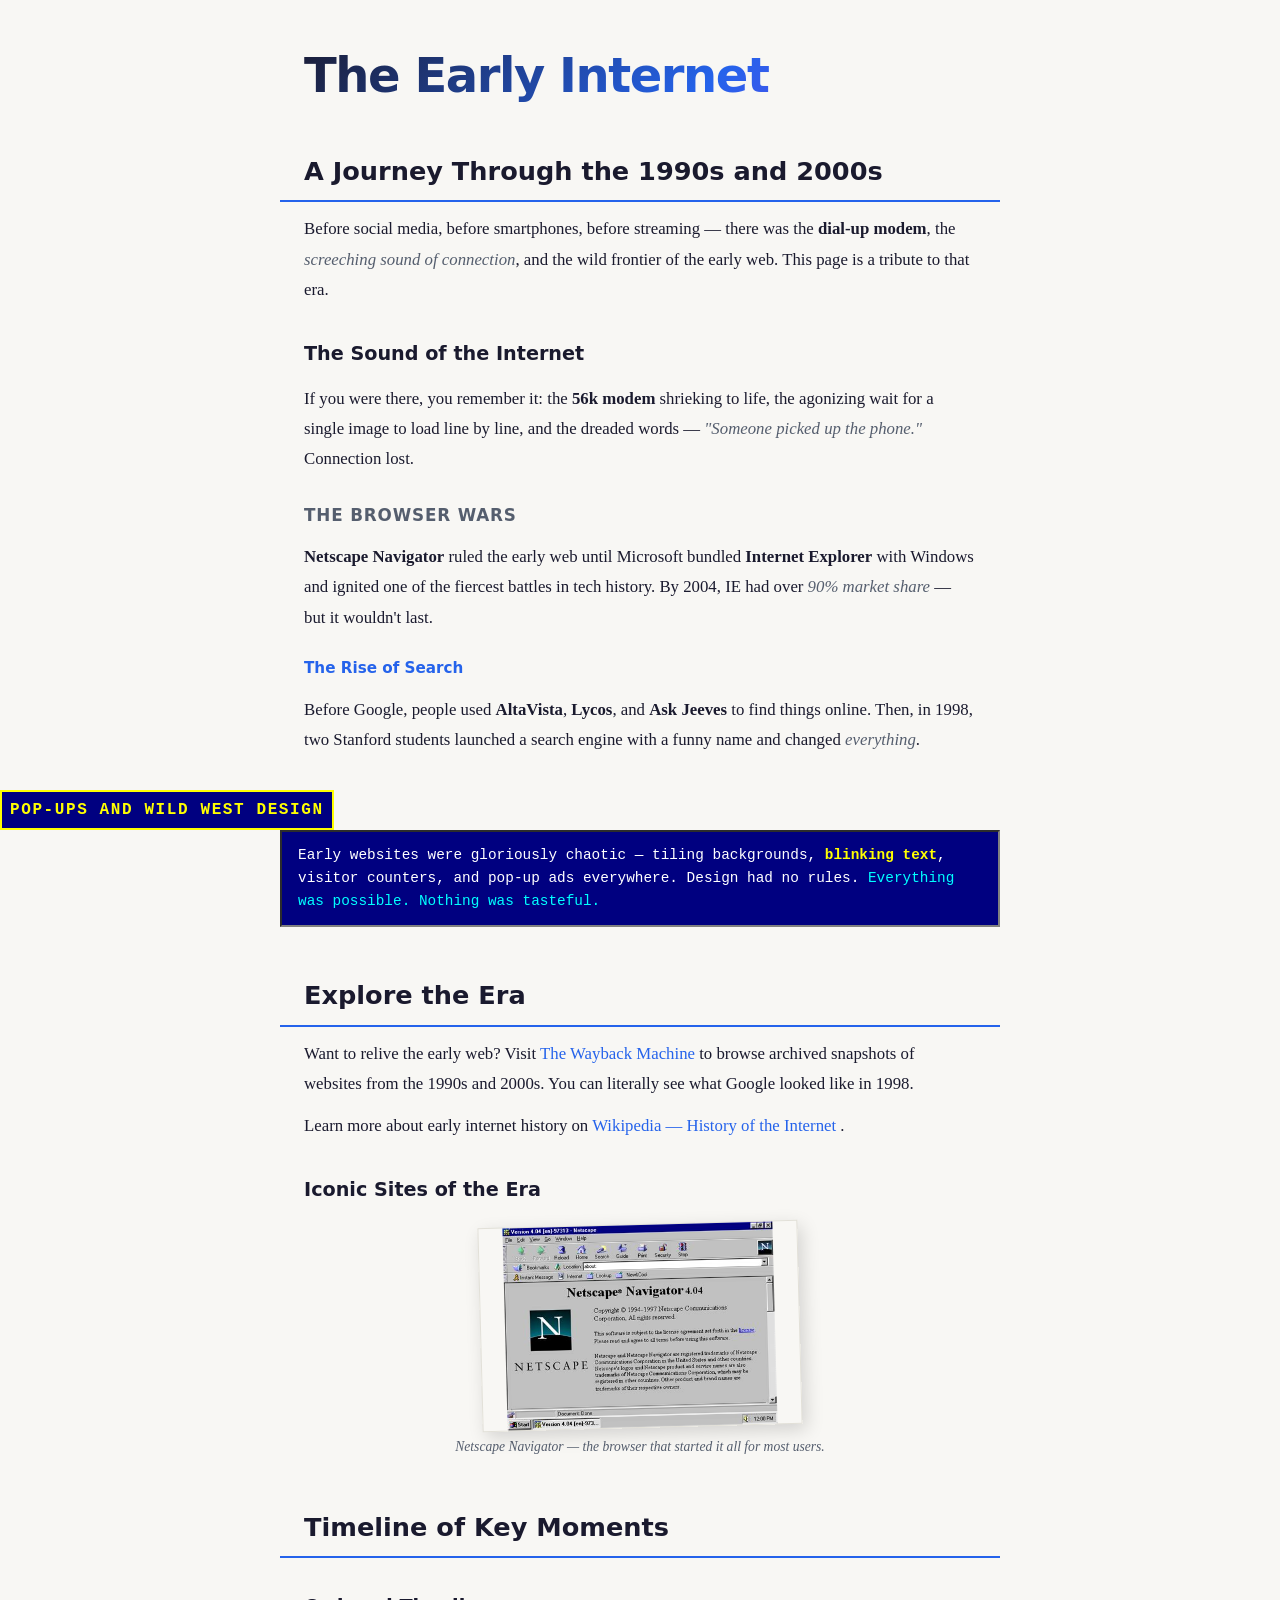
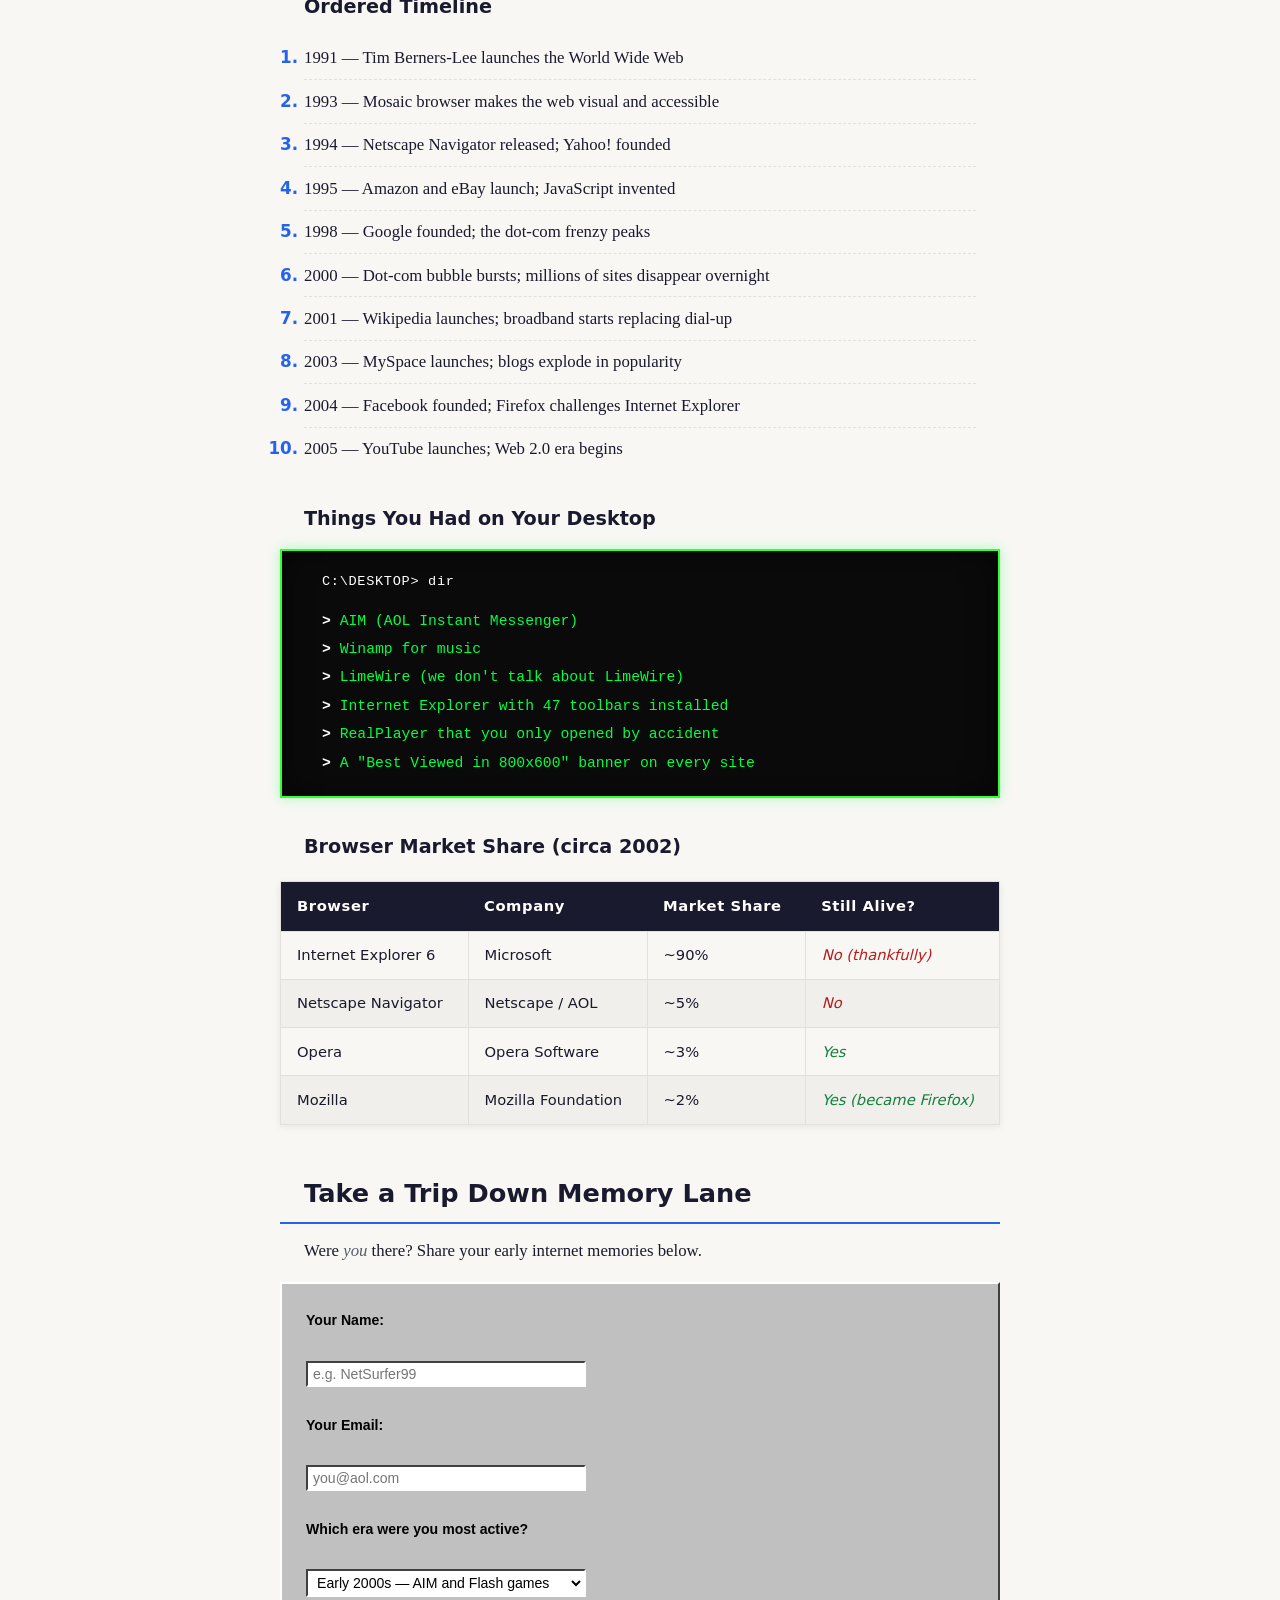
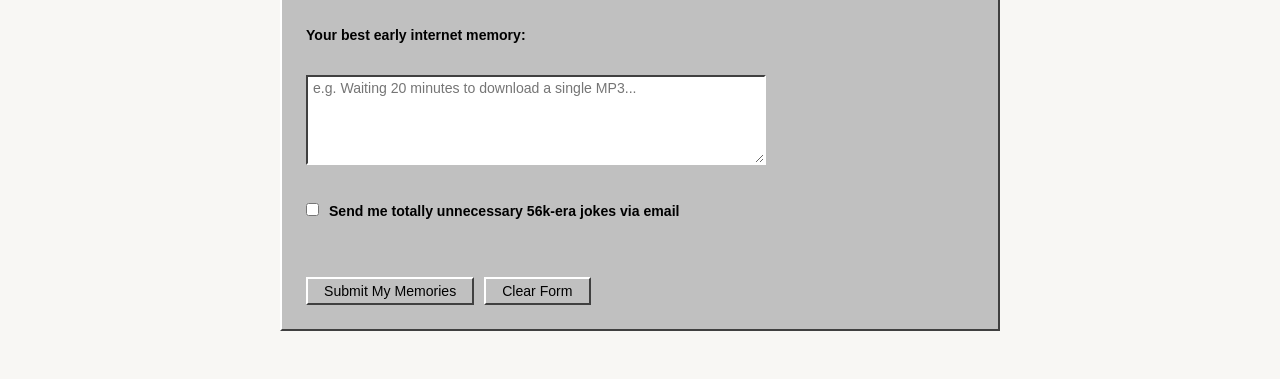
<file: css/introduction/cssTrial.html>
<!DOCTYPE html>
<html lang="en">
  <head>
    <meta charset="UTF-8" />
    <meta name="viewport" content="width=device-width, initial-scale=1.0" />
    <title>The Early Internet — 1990s & 2000s</title>
    <link rel="stylesheet" href="style.css" />

  </head>
  <body>

    <!-- ===================== STEP 1: Basic Structure ===================== -->
    <!-- DOCTYPE, html, head, body are the structure itself -->

    <!-- ===================== STEP 2: Text & Formatting ===================== -->
    <h1>The Early Internet</h1>
    <h2>A Journey Through the 1990s and 2000s</h2>
    <p>
      Before social media, before smartphones, before streaming — there was the
      <b>dial-up modem</b>, the <i>screeching sound of connection</i>, and the
      wild frontier of the early web. This page is a tribute to that era.
    </p>

    <h3>The Sound of the Internet</h3>
    <p>
      If you were there, you remember it: the <b>56k modem</b> shrieking to
      life, the agonizing wait for a single image to load line by line, and the
      dreaded words — <i>"Someone picked up the phone."</i> Connection lost.
    </p>

    <h4>The Browser Wars</h4>
    <p>
      <b>Netscape Navigator</b> ruled the early web until Microsoft bundled
      <b>Internet Explorer</b> with Windows and ignited one of the fiercest
      battles in tech history. By 2004, IE had over <i>90% market share</i> —
      but it wouldn't last.
    </p>

    <h5>The Rise of Search</h5>
    <p>
      Before Google, people used <b>AltaVista</b>, <b>Lycos</b>, and
      <b>Ask Jeeves</b> to find things online. Then, in 1998, two Stanford
      students launched a search engine with a funny name and changed
      <i>everything</i>.
    </p>

    <h6>Pop-ups and Wild West Design</h6>
    <p>
      Early websites were gloriously chaotic — tiling backgrounds,
      <b>blinking text</b>, visitor counters, and pop-up ads everywhere.
      Design had no rules. <i>Everything was possible. Nothing was tasteful.</i>
    </p>

    <!-- ===================== STEP 3: Links & Images ===================== -->
    <h2>Explore the Era</h2>
    <p>
      Want to relive the early web? Visit
      <a href="https://web.archive.org" target="_blank">The Wayback Machine</a>
      to browse archived snapshots of websites from the 1990s and 2000s. You
      can literally see what Google looked like in 1998.
    </p>
    <p>
      Learn more about early internet history on
      <a href="https://en.wikipedia.org/wiki/History_of_the_Internet" target="_blank">
        Wikipedia — History of the Internet
      </a>.
    </p>

    <h3>Iconic Sites of the Era</h3>
    <img
      src="Netscape.jpg"
      alt="Netscape Navigator browser screenshot not loaded yet"
      width="320"
    />
    <p><i>Netscape Navigator — the browser that started it all for most users.</i></p>

    <!-- ===================== STEP 4: Lists & Tables ===================== -->
    <h2>Timeline of Key Moments</h2>

    <h3>Ordered Timeline</h3>
    <ol>
      <li>1991 — Tim Berners-Lee launches the World Wide Web</li>
      <li>1993 — Mosaic browser makes the web visual and accessible</li>
      <li>1994 — Netscape Navigator released; Yahoo! founded</li>
      <li>1995 — Amazon and eBay launch; JavaScript invented</li>
      <li>1998 — Google founded; the dot-com frenzy peaks</li>
      <li>2000 — Dot-com bubble bursts; millions of sites disappear overnight</li>
      <li>2001 — Wikipedia launches; broadband starts replacing dial-up</li>
      <li>2003 — MySpace launches; blogs explode in popularity</li>
      <li>2004 — Facebook founded; Firefox challenges Internet Explorer</li>
      <li>2005 — YouTube launches; Web 2.0 era begins</li>
    </ol>

    <h3>Things You Had on Your Desktop</h3>
    <ul>
      <li>AIM (AOL Instant Messenger)</li>
      <li>Winamp for music</li>
      <li>LimeWire (we don't talk about LimeWire)</li>
      <li>Internet Explorer with 47 toolbars installed</li>
      <li>RealPlayer that you only opened by accident</li>
      <li>A "Best Viewed in 800x600" banner on every site</li>
    </ul>

    <h3>Browser Market Share (circa 2002)</h3>
    <table border="1" cellpadding="6" cellspacing="0">
      <thead>
        <tr>
          <th>Browser</th>
          <th>Company</th>
          <th>Market Share</th>
          <th>Still Alive?</th>
        </tr>
      </thead>
      <tbody>
        <tr>
          <td>Internet Explorer 6</td>
          <td>Microsoft</td>
          <td>~90%</td>
          <td>No (thankfully)</td>
        </tr>
        <tr>
          <td>Netscape Navigator</td>
          <td>Netscape / AOL</td>
          <td>~5%</td>
          <td>No</td>
        </tr>
        <tr>
          <td>Opera</td>
          <td>Opera Software</td>
          <td>~3%</td>
          <td>Yes</td>
        </tr>
        <tr>
          <td>Mozilla</td>
          <td>Mozilla Foundation</td>
          <td>~2%</td>
          <td>Yes (became Firefox)</td>
        </tr>
      </tbody>
    </table>

    <!-- ===================== STEP 5: Forms & Input ===================== -->
    <h2>Take a Trip Down Memory Lane</h2>
    <p>
      Were <i>you</i> there? Share your early internet memories below.
    </p>

    <form action="#" method="post">

      <label for="name">Your Name:</label><br />
      <input type="text" id="name" name="name" placeholder="e.g. NetSurfer99" /><br /><br />

      <label for="email">Your Email:</label><br />
      <input type="email" id="email" name="email" placeholder="you@aol.com" /><br /><br />

      <label for="era">Which era were you most active?</label><br />
      <select id="era" name="era">
        <option value="early90s">Early 90s — I was on Usenet</option>
        <option value="late90s">Late 90s — Dial-up warrior</option>
        <option value="early2000s" selected>Early 2000s — AIM and Flash games</option>
        <option value="late2000s">Late 2000s — YouTube and MySpace</option>
        <option value="none">I missed it all, sadly</option>
      </select><br /><br />

      <label for="memory">Your best early internet memory:</label><br />
      <textarea
        id="memory"
        name="memory"
        rows="5"
        cols="50"
        placeholder="e.g. Waiting 20 minutes to download a single MP3..."
      ></textarea><br /><br />

      <label>
        <input type="checkbox" name="newsletter" value="yes" />
        Send me totally unnecessary 56k-era jokes via email
      </label><br /><br />

      <button type="submit">Submit My Memories</button>
      <button type="reset">Clear Form</button>

    </form>

  </body>
</html>
</file>
<file: main.css>
body{
    background-color: #0a1c0f;
    color: #0a1c0f;

    background-image:
        linear-gradient(rgba(0, 255, 100, 0.07) 1px, transparent 1px),
        linear-gradient(90deg, rgba(0, 255, 100, 0.07) 1px, transparent 1px);

    background-size: 40px 40px;

    animation: grid-scroll 6s linear infinite;
}

h1{
    color: #ffffff;
    text-align: center;
    font-size: 50px;
    font-family: 'Arial', sans-serif;
}

.card-grid{
    text-align: center;
    padding-bottom: 1.5em;
}

a{
    color:aquamarine;


    display: block;
    margin-bottom: 0.8em;
}

@keyframes grid-scroll {
    from {
        background-position: 0 0;
    }
    to {
        background-position: 0 40px;
    }
}
</file>
<file: css/introduction/style.css>
/* ============================================================
   EARLY INTERNET PAGE — Style Sheet
   Modern article base + retro flare for the chaotic sections
   ============================================================ */

/* ---------- CSS Custom Properties ---------- */
:root {
  --ink:        #1a1a2e;
  --muted:      #555e6e;
  --accent:     #2563eb;
  --accent-dim: #dbeafe;
  --surface:    #f8f7f4;
  --border:     #e2e0d8;
  --retro-green:  #00ff41;
  --retro-dark:   #0a0a0a;
  --retro-border: #33ff33;
  --win95-bg:     #c0c0c0;
  --win95-light:  #ffffff;
  --win95-dark:   #808080;
  --win95-darker: #404040;
}

/* ---------- Reset & Base ---------- */
*, *::before, *::after {
  box-sizing: border-box;
  margin: 0;
  padding: 0;
}

body {
  font-family: Georgia, 'Times New Roman', serif;
  font-size: 1.05rem;
  line-height: 1.8;
  color: var(--ink);
  background-color: var(--surface);
}

/* ---------- Article Layout (Flexbox centered column) ---------- */
body > * {
  max-width: 720px;
  margin-left: auto;
  margin-right: auto;
  padding-left: 1.5rem;
  padding-right: 1.5rem;
}

/* ---------- H1 — Hero heading ---------- */
h1 {
  font-size: 3rem;
  font-family: 'Segoe UI', system-ui, sans-serif;
  font-weight: 800;
  line-height: 1.15;
  letter-spacing: -0.03em;
  margin-top: 3rem;
  margin-bottom: 0.25rem;
  background: linear-gradient(135deg, #1a1a2e 0%, #2563eb 60%, #7c3aed 100%);
  -webkit-background-clip: text;
  -webkit-text-fill-color: transparent;
  background-clip: text;
}

/* ---------- H2 — Section headings ---------- */
h2 {
  font-size: 1.6rem;
  font-family: 'Segoe UI', system-ui, sans-serif;
  font-weight: 700;
  color: var(--ink);
  margin-top: 2.8rem;
  margin-bottom: 0.6rem;
  padding-bottom: 0.4rem;
  border-bottom: 2px solid var(--accent);
}

/* ---------- H3 ---------- */
h3 {
  font-size: 1.2rem;
  font-family: 'Segoe UI', system-ui, sans-serif;
  font-weight: 600;
  color: var(--ink);
  margin-top: 2rem;
  margin-bottom: 0.4rem;
}

/* ---------- H4 ---------- */
h4 {
  font-size: 1.05rem;
  font-family: 'Segoe UI', system-ui, sans-serif;
  font-weight: 600;
  color: var(--muted);
  margin-top: 1.6rem;
  margin-bottom: 0.3rem;
  text-transform: uppercase;
  letter-spacing: 0.05em;
}

/* ---------- H5 ---------- */
h5 {
  font-size: 0.95rem;
  font-family: 'Segoe UI', system-ui, sans-serif;
  font-weight: 600;
  color: var(--accent);
  margin-top: 1.4rem;
  margin-bottom: 0.25rem;
}

/* ---------- H6 — RETRO WILD WEST MODE ---------- */
h6 {
  font-family: 'Courier New', Courier, monospace;
  font-size: 1rem;
  font-weight: bold;
  color: #ff0;
  background-color: #000080;          /* classic Windows blue */
  padding: 4px 8px;
  margin-top: 1.4rem;
  margin-bottom: 0;
  display: inline-block;
  border: 2px solid #ff0;
  text-transform: uppercase;
  letter-spacing: 0.1em;
  animation: blink 1.1s step-start infinite;
}

@keyframes blink {
  0%, 100% { opacity: 1; }
  50%       { opacity: 0; }
}

/* The paragraph immediately after the h6 gets retro treatment too */
h6 + p {
  font-family: 'Courier New', Courier, monospace;
  font-size: 0.9rem;
  background-color: #000080;
  color: #ffffff;
  border: 2px inset #808080;
  padding: 0.75rem 1rem;
  margin-top: 0;
  margin-bottom: 1.5rem;
  line-height: 1.6;
}

h6 + p b {
  color: #ffff00;
}

h6 + p i {
  color: #00ffff;
  font-style: normal;
}

/* ---------- Paragraphs ---------- */
p {
  margin-top: 0.75rem;
  margin-bottom: 0.75rem;
  color: var(--ink);
}

/* ---------- Links ---------- */
a {
  color: var(--accent);
  text-decoration: none;
  border-bottom: 1px solid transparent;
  transition: border-color 0.2s ease, color 0.2s ease;
}

a:hover {
  color: #1d4ed8;
  border-bottom-color: #1d4ed8;
}

/* ---------- Bold & Italic ---------- */
b {
  color: var(--ink);
  font-weight: 700;
}

i {
  color: var(--muted);
}

/* ---------- Image ---------- */
img {
  display: block;
  margin-top: 1rem;
  border: 1px solid var(--border);
  box-shadow: 4px 6px 18px rgba(0, 0, 0, 0.15);
  transform: rotate(-1.5deg);
  transition: transform 0.3s ease, box-shadow 0.3s ease;
  max-width: 100%;
}

img:hover {
  transform: rotate(0deg) scale(1.02);
  box-shadow: 6px 10px 28px rgba(0, 0, 0, 0.22);
}

img + p {
  font-size: 0.85rem;
  color: var(--muted);
  text-align: center;
  margin-top: 0.4rem;
}

/* ---------- Ordered List (Timeline) ---------- */
ol {
  margin-top: 0.75rem;
  margin-bottom: 1rem;
  padding-left: 1.5rem;
}

ol li {
  padding: 0.35rem 0;
  border-bottom: 1px dashed var(--border);
  color: var(--ink);
}

ol li:last-child {
  border-bottom: none;
}

ol li::marker {
  color: var(--accent);
  font-weight: 700;
  font-family: 'Segoe UI', system-ui, sans-serif;
}

/* ---------- Unordered List — RETRO TERMINAL ---------- */
ul {
  font-family: 'Courier New', Courier, monospace;
  font-size: 0.92rem;
  background-color: var(--retro-dark);
  color: var(--retro-green);
  border: 2px solid var(--retro-border);
  padding: 1.2rem 1.5rem 1.2rem 2.5rem;
  margin-top: 0.75rem;
  margin-bottom: 1rem;
  list-style: none;
  box-shadow: 0 0 12px rgba(0, 255, 65, 0.3), inset 0 0 30px rgba(0, 0, 0, 0.5);
  position: relative;
}

/* Fake terminal prompt label */
ul::before {
  content: 'C:\\DESKTOP> dir';
  display: block;
  color: #ffffff;
  margin-bottom: 0.75rem;
  font-size: 0.85rem;
  letter-spacing: 0.05em;
}

ul li {
  padding: 0.2rem 0;
  line-height: 1.5;
}

ul li::before {
  content: '> ';
  color: #ffffff;
  font-weight: bold;
}

ul li:hover {
  color: #ffffff;
  text-shadow: 0 0 6px var(--retro-green);
}

/* ---------- Table ---------- */
table {
  width: 100%;
  border-collapse: collapse;
  margin-top: 1rem;
  margin-bottom: 1.5rem;
  font-family: 'Segoe UI', system-ui, sans-serif;
  font-size: 0.92rem;
  border: 1px solid var(--border);
  box-shadow: 0 2px 8px rgba(0,0,0,0.07);
}

thead tr {
  background-color: var(--ink);
  color: #ffffff;
}

thead th {
  padding: 0.7rem 1rem;
  text-align: left;
  font-weight: 600;
  letter-spacing: 0.04em;
  border: none;
}

tbody tr:nth-child(even) {
  background-color: #f0efec;
}

tbody tr:hover {
  background-color: var(--accent-dim);
}

tbody td {
  padding: 0.65rem 1rem;
  border-bottom: 1px solid var(--border);
  color: var(--ink);
}

/* Highlight dead browsers with a subtle tombstone tint */
tbody td:last-child {
  font-style: italic;
}

tbody tr:nth-child(1) td:last-child,
tbody tr:nth-child(2) td:last-child {
  color: #b91c1c;
}

tbody tr:nth-child(3) td:last-child,
tbody tr:nth-child(4) td:last-child {
  color: #15803d;
}

/* ---------- Form — WINDOWS 95 RETRO ---------- */
form {
  background-color: var(--win95-bg);
  border-top:    2px solid var(--win95-light);
  border-left:   2px solid var(--win95-light);
  border-bottom: 2px solid var(--win95-darker);
  border-right:  2px solid var(--win95-darker);
  padding: 1.5rem;
  margin-top: 1rem;
  margin-bottom: 3rem;
  font-family: 'Arial', sans-serif;
  font-size: 0.88rem;
}

label {
  display: block;
  font-weight: bold;
  font-family: 'Arial', sans-serif;
  color: #000000;
  margin-bottom: 2px;
}

input[type="text"],
input[type="email"],
select,
textarea {
  font-family: 'Arial', sans-serif;
  font-size: 0.88rem;
  background-color: #ffffff;
  color: #000000;
  border-top:    2px solid var(--win95-darker);
  border-left:   2px solid var(--win95-darker);
  border-bottom: 2px solid var(--win95-light);
  border-right:  2px solid var(--win95-light);
  padding: 3px 5px;
  outline: none;
  width: 280px;
}

input[type="text"]:focus,
input[type="email"]:focus,
select:focus,
textarea:focus {
  outline: 1px dotted #000;
}

textarea {
  resize: vertical;
  width: 100%;
  max-width: 460px;
}

input[type="checkbox"] {
  margin-right: 6px;
  accent-color: var(--win95-darker);
}

/* Win95 buttons */
button {
  font-family: 'Arial', sans-serif;
  font-size: 0.88rem;
  background-color: var(--win95-bg);
  color: #000000;
  padding: 4px 16px;
  border-top:    2px solid var(--win95-light);
  border-left:   2px solid var(--win95-light);
  border-bottom: 2px solid var(--win95-darker);
  border-right:  2px solid var(--win95-darker);
  cursor: pointer;
  margin-right: 6px;
  min-width: 80px;
}

button:active {
  border-top:    2px solid var(--win95-darker);
  border-left:   2px solid var(--win95-darker);
  border-bottom: 2px solid var(--win95-light);
  border-right:  2px solid var(--win95-light);
  padding: 5px 15px 3px 17px;
}
</file>
